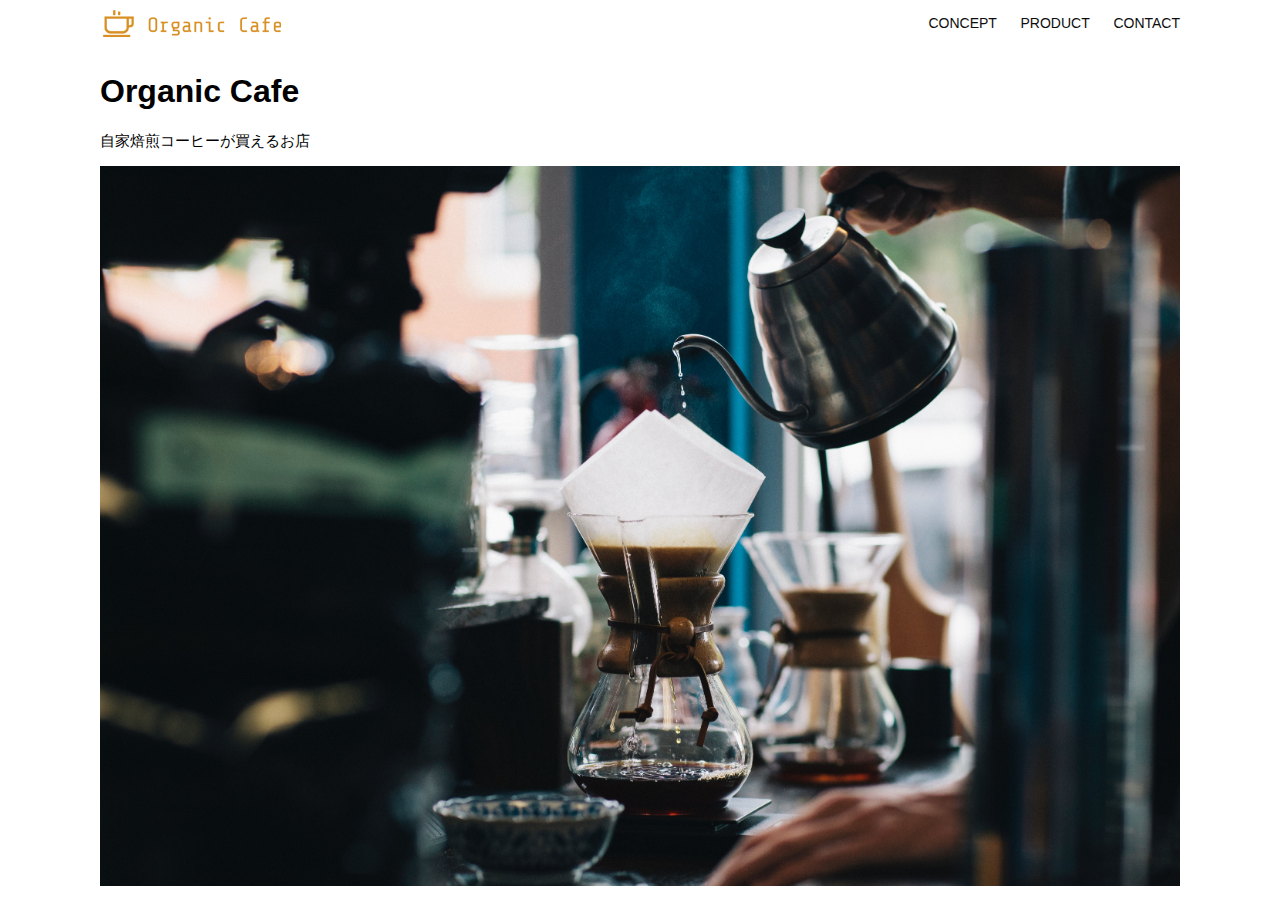
<file: html-css-kadai_013/index.html>
<!DOCTYPE html>
<html>
  <head>
    <title>Organic Cafe</title>
    <meta charset="UTF-8" />
    <meta name="description" content="自家焙煎のコーヒーがお家で楽しめるOrganic Cafe"/>
    <meta name="viewport" content="width=device-width, initial-scale=1.0" />
    <link rel="stylesheet" href="./style.css" />
  </head>
  <body>
    <!-- ヘッダー -->
    <header>
      <!-- ロゴ -->
      <a href="index.html" id="logo"><img src="images/logo.png" alt="トップページに戻る"/></a>

      <!-- PC用ナビゲーション -->
      <nav id="nav-pc">
        <a href="index.html#concept">CONCEPT</a>
        <a href="index.html#product">PRODUCT</a>
        <a href="index.html#contact">CONTACT</a>
      </nav>
      <!--スマホ用メニューボタン-->
      <img id="menu-sp" src="images/button-menu.png" alt="ナビゲーションを開く" onclick="document.getElementById('nav-sp').style.display = 'block'">
      <!-- スマホ用ナビゲーション -->
     <nav id="nav-sp">
      <ul>
        <li>
          <img id="close" src="images/button-close.png" alt="ナビゲーションを閉じる" onclick="document.getElementById('nav-sp').style.display = 'none'">
        </li>
        <li>
          <a id="logo-sp" href="index.html" onclick="document.getElementById('nav-sp').style.display = 'none'">
            <img src="images/logo-sp.png" alt="トップページに戻る">
          </a>
        </li>
        <li>
          <a class="menu" href="index.html#concept" onclick="document.getElementById('nav-sp').style.display = 'none'">CONCEPT</a>
        </li>
        <li>
          <a class="menu" href="index.html#product" onclick="document.getElementById('nav-sp').style.display = 'none'">PRODUCT</a>
        </li>
        <li><a class="menu" href="index.html#contact" onclick="document.getElementById('nav-sp').style.display = 'none'">CONTACT</a>
        </li>
      </ul>
    </nav>
    </header>
    <main>
      <article>
        <!-- メインビジュアル -->
        <section id="main-visual">
          <div id="main-message">
            <h1>Organic Cafe</h1>
            <p>自家焙煎コーヒーが買えるお店</p>
          </div>
          <img src="images/main-image.jpg" alt="コーヒーをハンドドリップで淹れる画像"/>
        </section>
      </article>
    </main>
  </body>
</html>
</file>
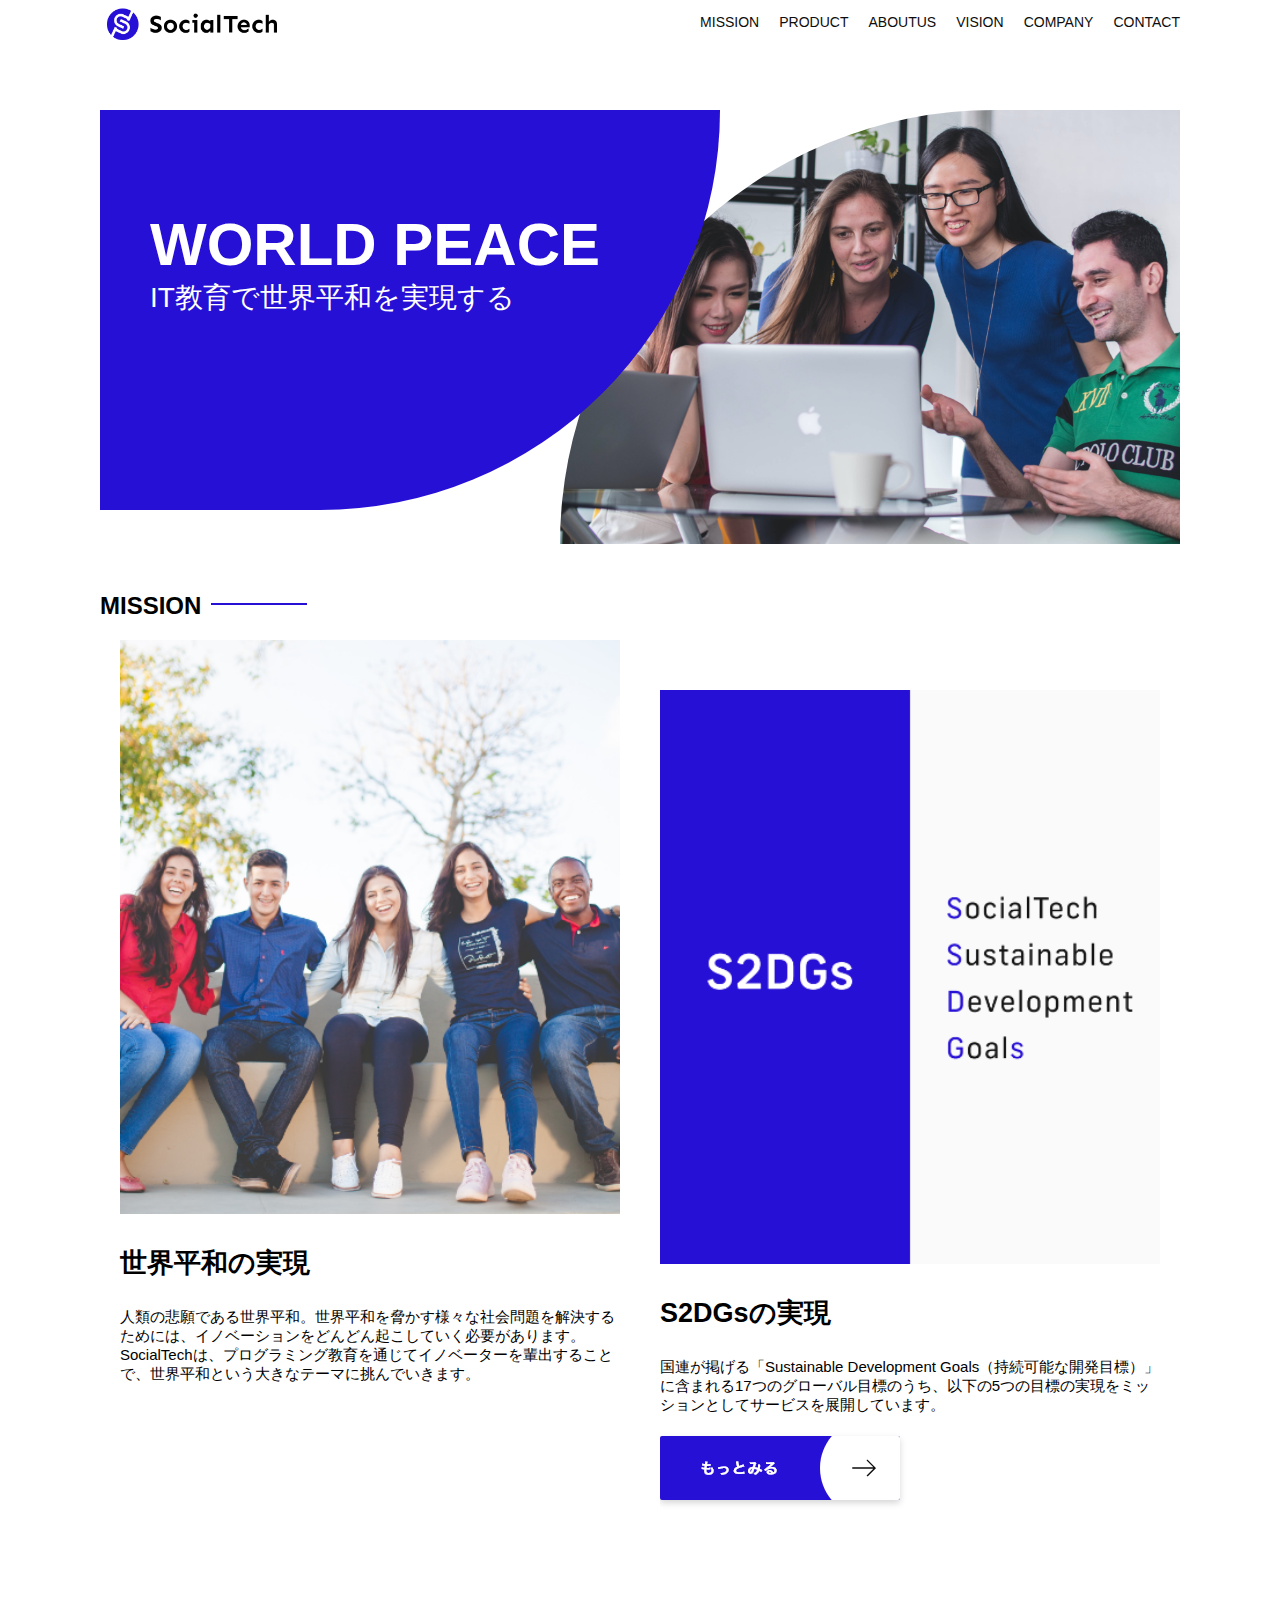
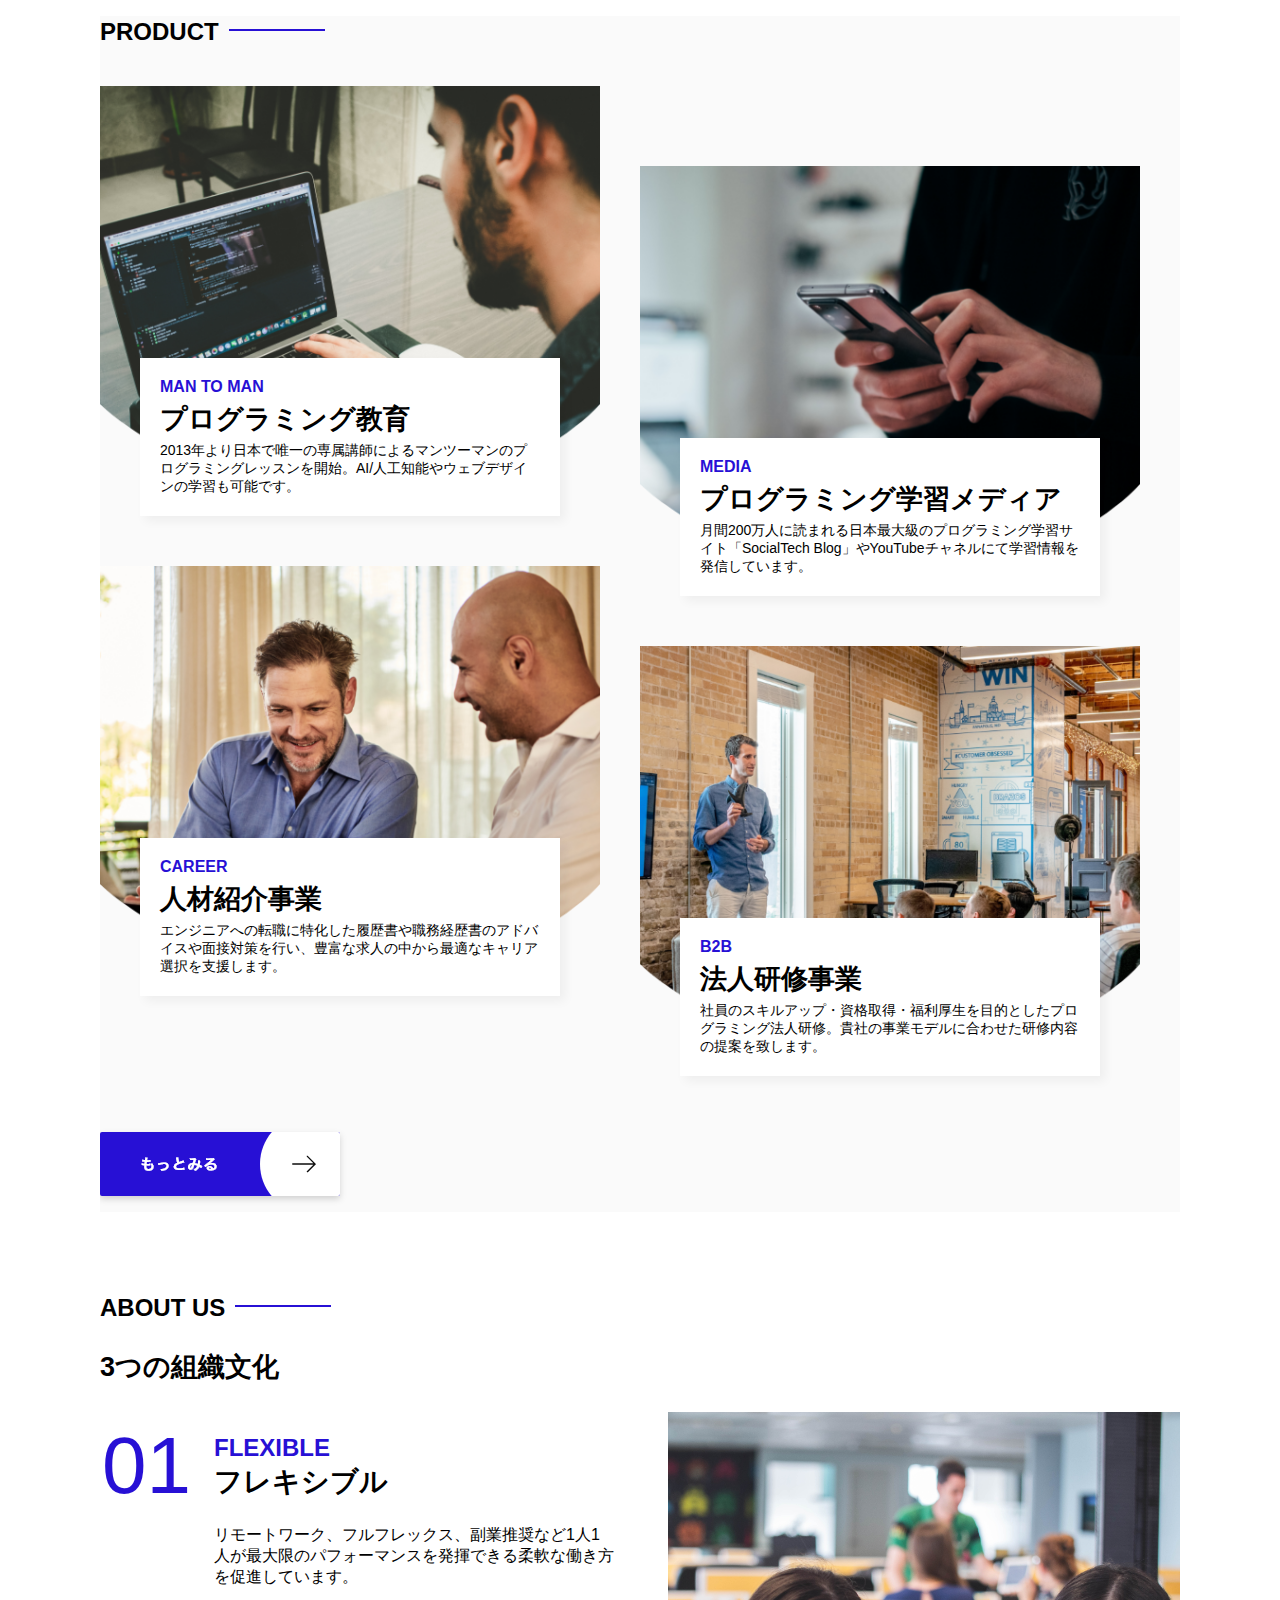
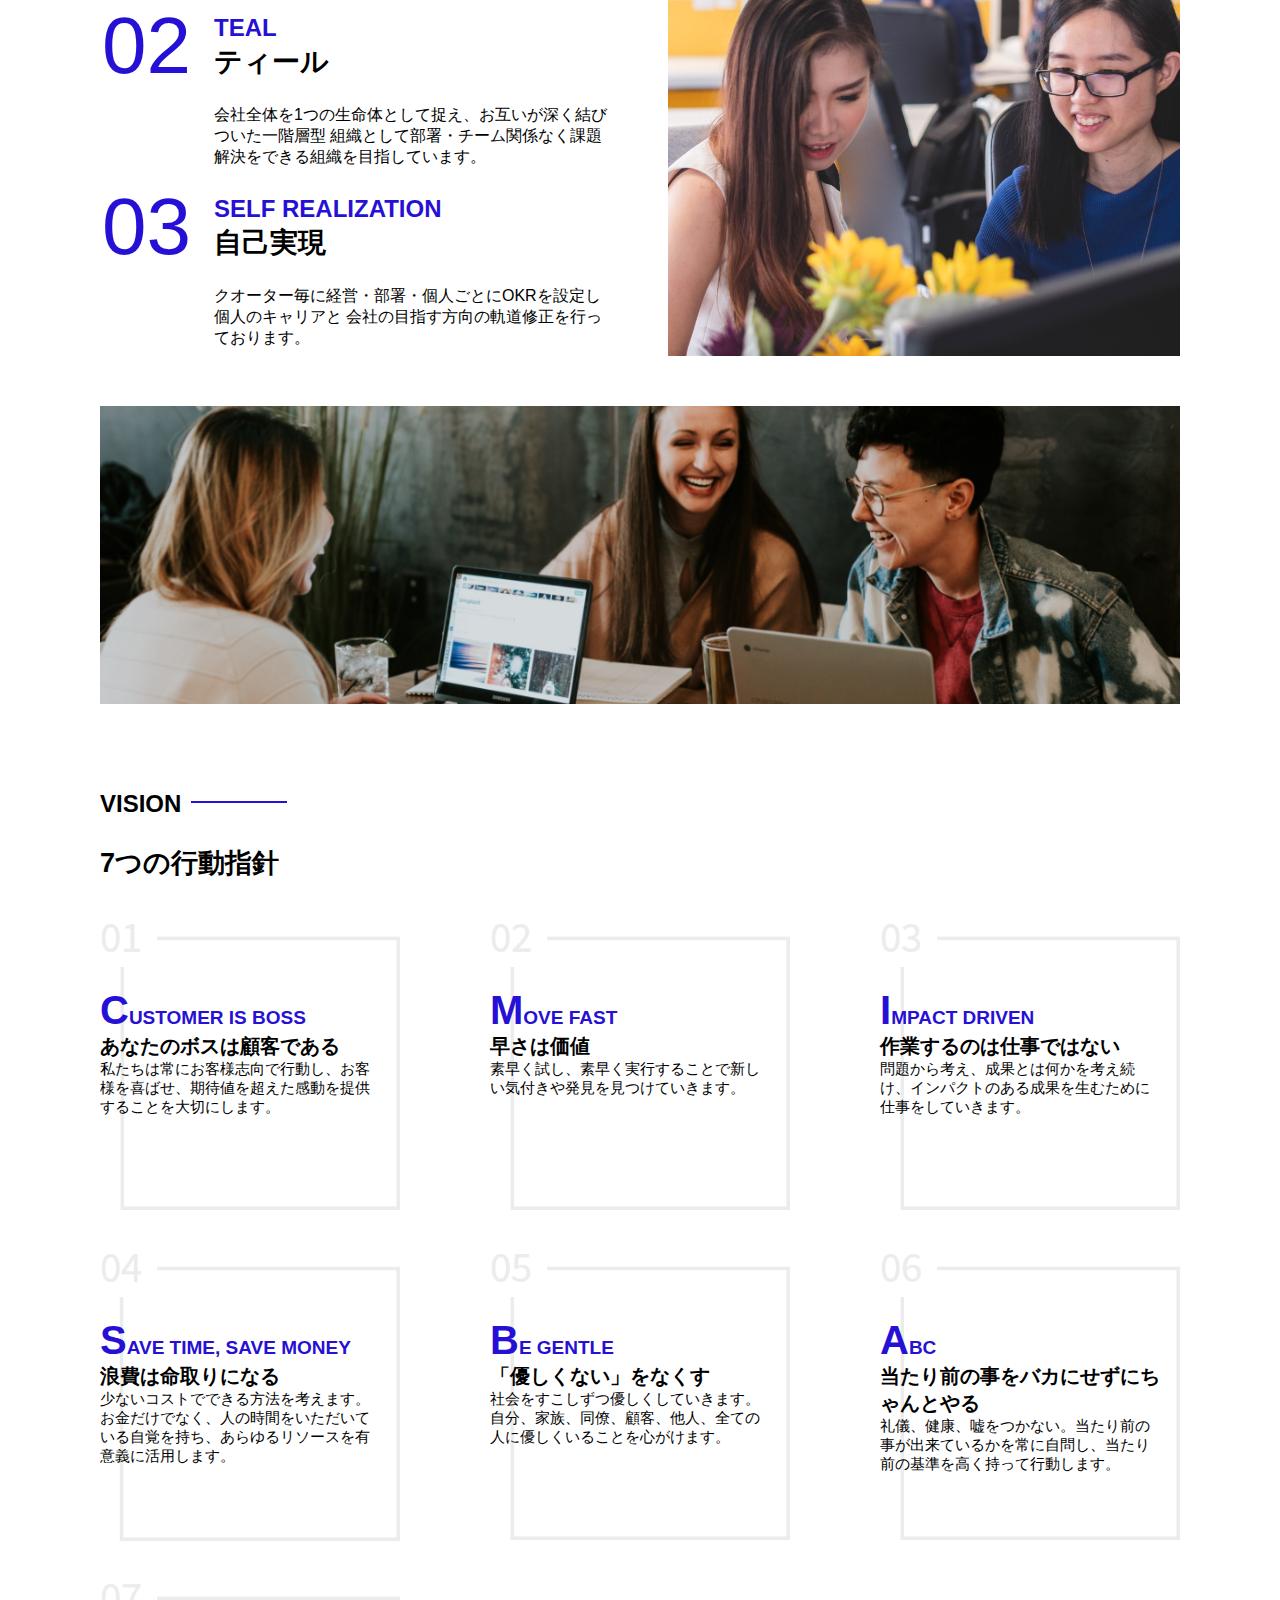
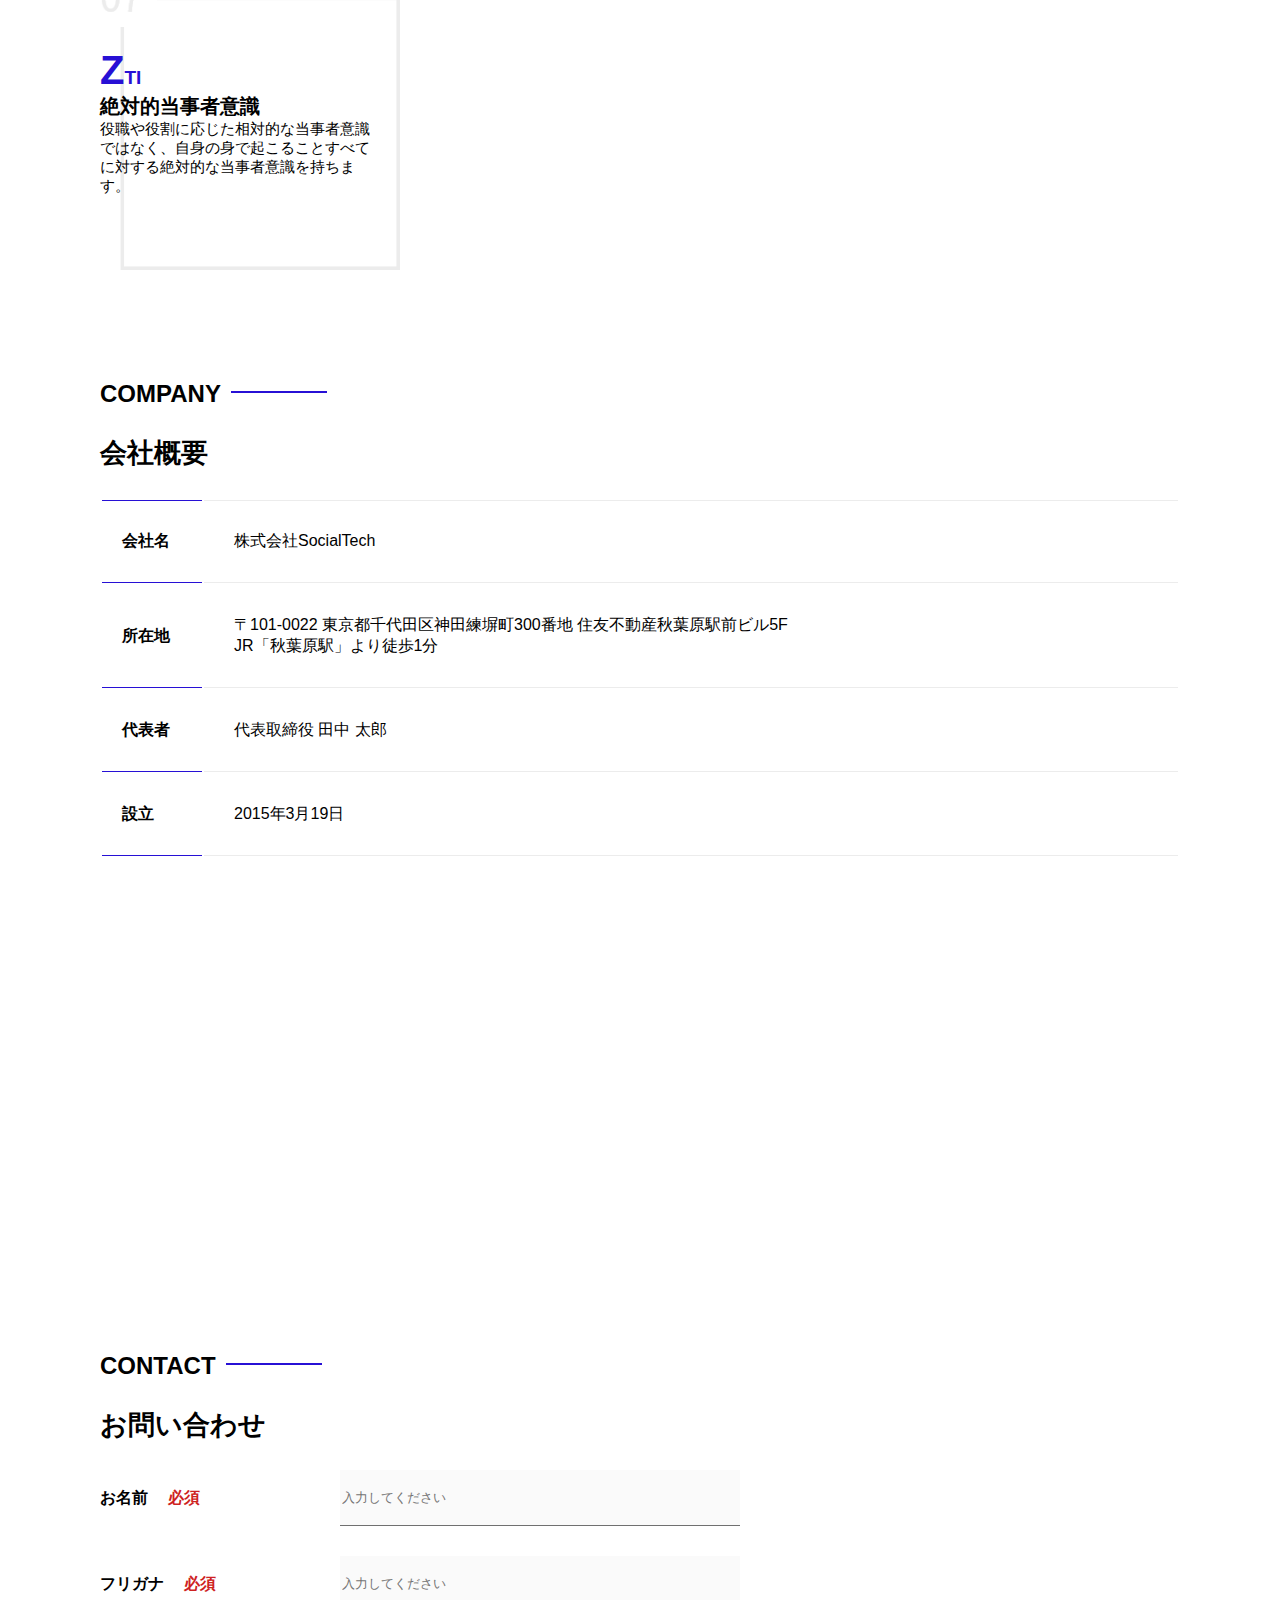
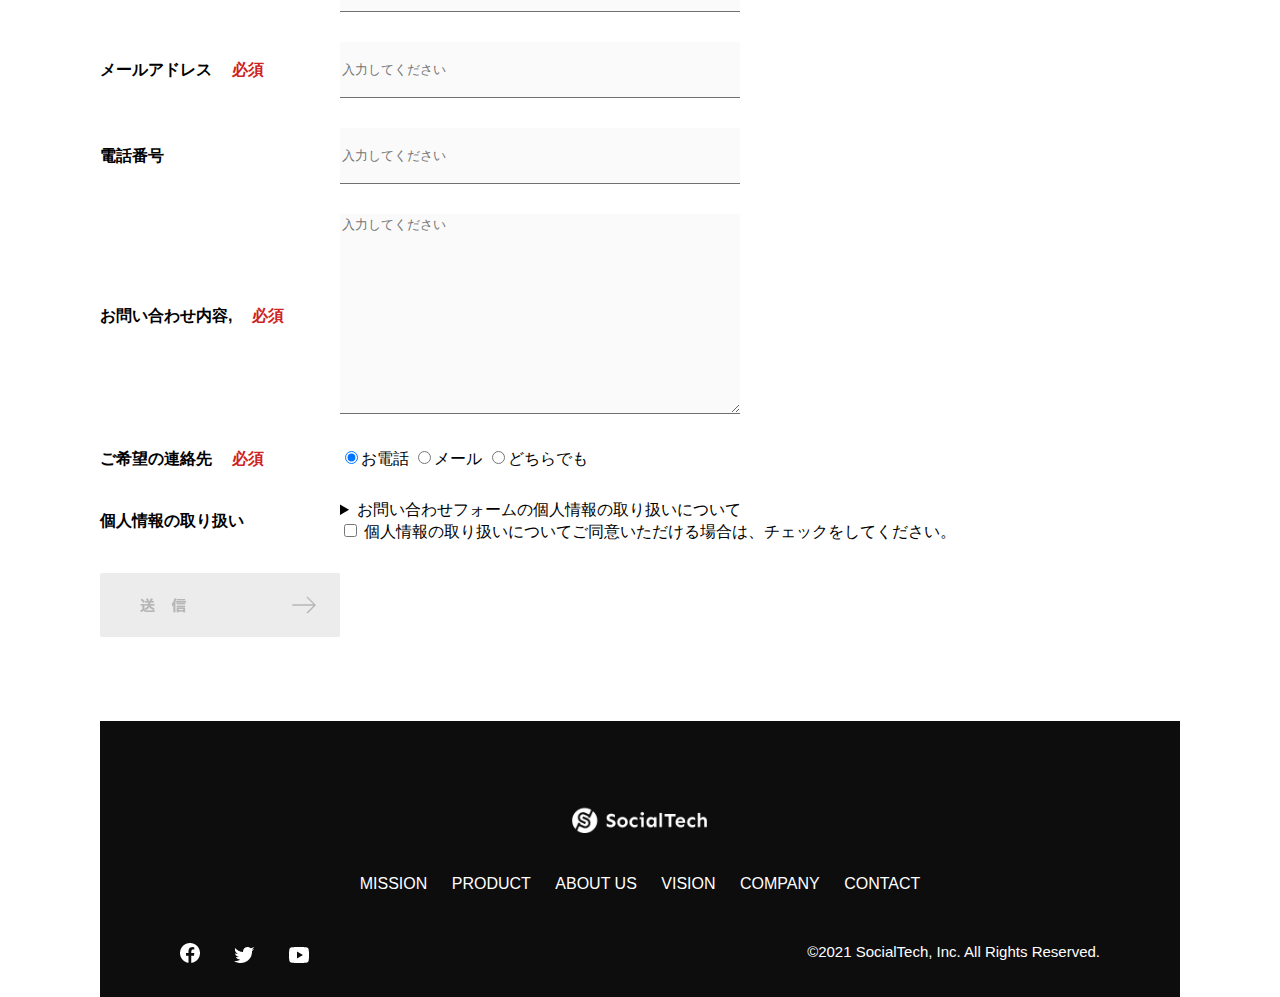
<file: kadai_tutorial_output/index.html>
<!DOCTYPE html>
<html>
<head>
    <title>SocialTech</title>
    <meta charset="utf-8">
    <meta name="description" content="SocialTechはEdTech業界のリーディングカンパニーを目指します。">
    <meta name="viewport" content="width=device-width, intial-scale=1.0">
    <link rel="stylesheet" href="style.css">
</head>
<body>
    <!--ヘッダー-->

    <header>
        <!--ロゴ-->
        <a href="index.html" id="logo">
            <img src="images/logo.png" alt="トップページに戻る"></a>

        <!--PC用ナビゲーション-->
        <nav id="nav-pc">
            <ul>
            <li><a href="mission.html">MISSION</a></li>
            <li><a href="product.html">PRODUCT</a></li>
            <li><a href="index.html#aboutus">ABOUTUS</a></li>
            <li><a href="index.html#vision">VISION</a></li>
            <li><a href="index.html#company">COMPANY</a></li>
            <li><a href="index.html#contact">CONTACT</a></li>
            </ul>
            <!--以下の場所までスクロールされる-->
            <section id="aboutus">
            </section>
        </nav>
         <!-- スマホ用メニューボタン -->
         <button id="menu-sp" onclick="document.getElementById('nav-sp').style.display = 'block'">
          <img src="images/button-menu.png" alt="ナビゲーションを開く">
        </button>
         <!-- スマホ用ナビゲーション -->
         <div id="nav-sp">
          <button id="close" onclick="document.getElementById('nav-sp').style.display = 'none'">
            <img src="images/button-close.png" alt="ナビゲーションを閉じる">
          </button>
  
          <nav>
            <ul>
              <li>
                <a id="logo-sp" href="index.html" onclick="document.getElementById('nav-sp').style.display = 'none'"><img src="images/logo-sp.png" alt="トップページに戻る"></a>
              </li>
              <li><a class="menu" href="mission.html" onclick="document.getElementById('nav-sp').style.display = 'none'">MISSION</a></li>
              <li><a class="menu" href="product.html" onclick="document.getElementById('nav-sp').style.display = 'none'">PRODUCT</a></li>
              <li><a class="menu" href="index.html#aboutus" onclick="document.getElementById('nav-sp').style.display = 'none'">ABOUT US</a></li>
              <li><a class="menu" href="index.html#vision" onclick="document.getElementById('nav-sp').style.display = 'none'">VISION</a></li>
              <li><a class="menu" href="index.html#company" onclick="document.getElementById('nav-sp').style.display = 'none'">COMPANY</a></li>
              <li><a class="menu" href="index.html#contact" onclick="document.getElementById('nav-sp').style.display = 'none'">CONTACT</a></li>
            </ul>
          </nav>
          <div id="sns">
            <a href="https://www.facebook.com/sejuku2013">
              <img src="images/button-facebook.png" alt="Facebookのリンク">
            </a>
            <a href="https://twitter.com/samuraijuku">
              <img src="images/button-twitter.png" alt="Twitterのリンク">
            </a>
            <a href="https://www.youtube.com/channel/UCCFOQO5aDK0xXam4cUQXT8g">
              <img src="images/button-youtube.png" alt="YouTubeのリンク">
            </a>
          </div>
        </div>

    </header>
    <main>
        <article>
            <!--メインビジュアル-->
            <section id="main-visual">
                <div id="main-message">
                    <h1>WORLD PEACE</h1>
                    <p>IT教育で世界平和を実現する</p>
                </div>
                <img src="images/index/index-main.png" alt="PCの周りに集まる多国籍の仲間たち">
            </section>
            <!--ミッション-->
            <section id="mission">
                <h2 class="index-h2">MISSION</h2>
                <div id="mission-flex">
                    <div>
                        <img id="mission-photo" src="images/index/index-mission.png" alt="屋外のベンチで写真を撮影する多国籍の仲間たち">
                        <h3>世界平和の実現</h3>
                        <p>
                            人類の悲願である世界平和。世界平和を脅かす様々な社会問題を解決するためには、イノベーションをどんどん起こしていく必要があります。<br> SocialTechは、プログラミング教育を通じてイノベーターを輩出することで、世界平和という大きなテーマに挑んでいきます。
                        </p>
                    </div>
                    <div>
                        <img id="s2dgs" src="images/index/s2dgs.png" alt="S2DGs">
                        <h3>S2DGsの実現</h3>
                        <p>国連が掲げる「Sustainable Development Goals（持続可能な開発目標）」に含まれる17つのグローバル目標のうち、以下の5つの目標の実現をミッションとしてサービスを展開しています。</p>
                        <a href="mission.html">
                            <img src="images/button-more.png" alt="もっとみる">
                        </a>
                    </div>
                </div>
            </section>
            <!--プロダクト-->
            <section id="product">
                <h2 class="index-h2">PRODUCT</h2>
                <div class="product-flex">
                    <div id="product-left">
                        <div>
                            <img class="product-photo" src="images/index/index-mantoman.png" alt="PCでコードを書く男性">
                            <div class="product-explain">
                                <span>MAN TO MAN</span>
                                <h3>プログラミング教育</h3>
                                <p>2013年より日本で唯一の専属講師によるマンツーマンのプログラミングレッスンを開始。AI/人工知能やウェブデザインの学習も可能です。</p>
                            </div>
                        </div>
                        <div>
                            <img class="product-photo" src="images/index/index-career.png" alt="笑顔で話し合う2人の男性">
                            <div class="product-explain">
                                <span>CAREER</span>
                                <h3>人材紹介事業</h3>
                                <p>エンジニアへの転職に特化した履歴書や職務経歴書のアドバイスや面接対策を行い、豊富な求人の中から最適なキャリア選択を支援します。</p>
                            </div>
                        </div>
                    </div>
                    <div id="product-right">
                        <div>
                            <img class="product-photo" src="images/index/index-media.png" alt="スマートフォンを操作する人">
                            <div class="product-explain">
                                <span>MEDIA</span>
                                <h3>プログラミング学習メディア</h3>
                                <p>月間200万人に読まれる日本最大級のプログラミング学習サイト「SocialTech Blog」やYouTubeチャネルにて学習情報を発信しています。</p> 
                            </div>
                        </div>
                        <div>
                            <img class="product-photo" src="images/index/index-b2b.png" alt="講演中の男性とそれを聞く人々">
                            <div class="product-explain">
                                <span>B2B</span>
                                <h3>法人研修事業</h3>
                                <p>社員のスキルアップ・資格取得・福利厚生を目的としたプログラミング法人研修。貴社の事業モデルに合わせた研修内容の提案を致します。</p>
                            </div>
                        </div>
                    </div>
                </div>
                <div>
                    <a id="product-more" href="product.html">
                        <img src="images/button-more.png" alt="もっとみる">
                    </a>
                </div>
            </section>
            <!--ABOUT US-->
            <section id="aboutus">
                <h2 class="index-h2">ABOUT US</h2>
                <h3>3つの組織文化</h3>
                <div>
                    <table class="culture-table">
                        <tr>
                            <td class="culture-num">01</td>
                            <th><span class="culture-en">FLEXIBLE</span><br>フレキシブル</th>
                        </tr>
                        <tr>
                            <td>
                                <!--空のセル-->
                            </td>
                            <td class="culture-description">リモートワーク、フルフレックス、副業推奨など1人1人が最大限のパフォーマンスを発揮できる柔軟な働き方を促進しています。</td>
                        </tr>
                        <tr>
                            <td class="culture-num">02</td>
                            <th><span class="culture-en">TEAL</span><br>ティール</th>
                            </tr>
                            <tr>
                                <td>
                                <!--空のセル-->
                                </td>
                            <td class="culture-description">会社全体を1つの生命体として捉え、お互いが深く結びついた一階層型 組織として部署・チーム関係なく課題解決をできる組織を目指しています。</td>
                        </tr>
                        <tr>
                            <td class="culture-num">03</td>
                            <th><span class="culture-en">SELF REALIZATION</span><br>自己実現</th>
                        </tr>
                        <tr>
                            <td>
                                <!--空のセル-->
                            </td>
                            <td class="culture-description">クオーター毎に経営・部署・個人ごとにOKRを設定し個人のキャリアと 会社の目指す方向の軌道修正を行っております。</td>
                        </tr>
                    </table>
                   <img class="culture-img" src="images/index/index-aboutus1.png" alt="笑顔で話し合う2人の女性">
                </div>
                <img class="culture-img2" src="images/index/index-aboutus2.png" alt="笑顔で話し合う3人の男女">
            </section>
            <!--VISION-->
            <section id="vision">
            <h2 class="index-h2">VISION</h2>
            <h3>7つの行動指針</h3>
            <div>
                    <div class="vision-box">
                        <img src="images/index/vision-01.png" alt="01">
                        <div>
                        <h4>CUSTOMER IS BOSS</h4>
                        <h5>あなたのボスは顧客である</h5>
                        <p>私たちは常にお客様志向で行動し、お客様を喜ばせ、期待値を超えた感動を提供することを大切にします。</p>
                        </div>
                    </div>
                <div class="vision-box">
                    <img src="images/index/vision-02.png" alt="02">
                    <div>
                        <h4>MOVE FAST</h4>
                        <h5>早さは価値</h5>
                        <p>素早く試し、素早く実行することで新しい気付きや発見を見つけていきます。</p>
                    </div>
                </div>
                <div class="vision-box">
                    <img src="images/index/vision-03.png" alt="03">
                    <div>
                        <h4>IMPACT DRIVEN</h4>
                        <h5>作業するのは仕事ではない</h5>
                        <p>問題から考え、成果とは何かを考え続け、インパクトのある成果を生むために仕事をしていきます。</p>
                    </div>
                </div>
                <div class="vision-box">
                    <img src="images/index/vision-04.png" alt="04">
                    <div>
                        <h4>SAVE TIME, SAVE MONEY</h4>
                        <h5>浪費は命取りになる</h5>
                        <p>少ないコストでできる方法を考えます。お金だけでなく、人の時間をいただいている自覚を持ち、あらゆるリソースを有意義に活用します。</p>
                    </div>
                </div>
                <div class="vision-box">
                    <img src="images/index/vision-05.png" alt="05">
                    <div>
                        <h4>BE GENTLE</h4>
                        <h5>「優しくない」をなくす</h5>
                        <p>社会をすこしずつ優しくしていきます。自分、家族、同僚、顧客、他人、全ての人に優しくいることを心がけます。</p>
                    </div>
                </div>
                <div class="vision-box">
                    <img src="images/index/vision-06.png" alt="06">
                    <div>
                        <h4>ABC</h4>
                        <h5>当たり前の事をバカにせずにちゃんとやる</h5>
                        <p>礼儀、健康、嘘をつかない。当たり前の事が出来ているかを常に自問し、当たり前の基準を高く持って行動します。</p>
                    </div>
                </div>
                <div class="vision-box">
                    <img src="images/index/vision-07.png" alt="07">
                    <div>
                        <h4>ZTI</h4>
                        <h5>絶対的当事者意識</h5>
                        <p>役職や役割に応じた相対的な当事者意識ではなく、自身の身で起こることすべてに対する絶対的な当事者意識を持ちます。</p>
                    </div>
                </div>
            </div>
            </section>
            <!--COMPANY-->
            <section id="company">
                <h2 class="index-h2">COMPANY</h2>
                <h3>会社概要</h3>
                <table id="company-table">
                    <tr>
                      <th class="tableheader tableheader-first">会社名</th>
                      <td class="cell cell-first">株式会社SocialTech</td>
                    </tr>
                    <tr>
                      <th class="tableheader">所在地</th>
                      <td class="cell">〒101-0022 東京都千代田区神田練塀町300番地 住友不動産秋葉原駅前ビル5F<br>JR「秋葉原駅」より徒歩1分</td>
                    </tr>
                    <tr>
                      <th class="tableheader">代表者</th>
                      <td class="cell">代表取締役 田中 太郎</td>
                    </tr>
                    <tr>
                      <th class="tableheader">設立</th>
                      <td class="cell">2015年3月19日</td>
                    </tr>
                  </table>
    <iframe 
  src="https://www.google.com/maps/embed?pb=!1m18!1m12!1m3!1d3240.0688551336807!2d139.7720776771055!3d35.69992317258124!2m3!1f0!2f0!3f0!3m2!1i1024!2i768!4f13.1!3m3!1m2!1s0x60188fee13660e23%3A0x77137876edf742ac!2z5L2P5Y-L5LiN5YuV55Sj56eL6JGJ5Y6f6aeF5YmN44OT44Or!5e0!3m2!1sja!2sjp!4v1704858013291!5m2!1sja!2sjp" 
  style="border: 0" allowfullscreen="" loading="lazy">
    </iframe>                
            </section>
            <!--お問い合わせフォーム-->
            <section id="contact">
                <h2 class="index-h2">CONTACT</h2>
                <h3>お問い合わせ</h3>
                <form>
                    <div>
                        <div class="contact-heading">
                          <label class="contact-label">お名前<span class="contact-span">必須</span></label>
                        </div>
                        <div>
                          <input type="text" name="name" placeholder="入力してください" class="contact-textbox">
                        </div>
                      </div>
                      <div>
                        <div class="contact-heading">
                          <label class="contact-label">フリガナ<span class="contact-span">必須</span></label>
                        </div>
                        <div>
                          <input type="text" name="hurigana" placeholder="入力してください" class="contact-textbox">
                        </div>
                      </div>
                      <div>
                        <div class="contact-heading">
                          <label class="contact-label">メールアドレス<span class="contact-span">必須</span></label>
                        </div>
                        <div>
                          <input type="text" name="email" placeholder="入力してください" class="contact-textbox">
                        </div>
                      </div>
                      <div>
                        <div class="contact-heading">
                          <label class="contact-label">電話番号</label>
                        </div>
                        <div>
                          <input type="text" name="tel" placeholder="入力してください" class="contact-textbox">
                        </div>
                      </div>
                      <div>
                        <div class="contact-heading">
                            <label class="contact-label">お問い合わせ内容,<span class="contact-span">必須</span></label>
                        </div>
                        <div>
                            <textarea class="contact-textarea" placeholder="入力してください" name="message"></textarea>
                        </div>
                      </div>
                      <div>
                        <div class="contact-heading">
                          <label class="contact-label">ご希望の連絡先<span class="contact-span">必須</span></label>
                        </div>
                        <div>
                          <input class="radiobutton" type="radio" value="tel" name="contact" checked><label>お電話</label>
                          <input class="radiobutton" type="radio" value="mail" name="contact"><label>メール</label>
                          <input class="radiobutton" type="radio" value="both" name="contact"><label>どちらでも</label>
                        </div>
                      </div>
                      <div>
                        <div class="contact-heading">
                          <label class="contact-label">個人情報の取り扱い</label>
                        </div>
                        <div>
                          <details>
                            <summary>お問い合わせフォームの個人情報の取り扱いについて</summary>
                            <div>
                              <dl>
                                <dt>１．組織の名称又は氏名</dt>
                                <dd>株式会社SocialTech</dd>
                                <dt>２．個人情報保護管理者（若しくはその代理人）の氏名又は職名、所属及び連絡先</dt>
                                <dd>
                                  <p>鈴木 一郎 コーポレート部</p>
                                  <p>メールアドレス：samurai@example.com</p>
                                  <p>TEL：03-1234-5678</p>
                                </dd>
                                <dt>３．個人情報の利用目的</dt>
                                <dd>
                                  <ul>
                                    <li>本サービス及び本サービスに関連する情報の提供又はそれらに関する連絡のため</li>
                                    <li>ユーザーの本人確認のため</li>
                                    <li>当社サービスのご案内のため</li>
                                    <li>当社の商品等の広告または宣伝（電子メールによるものを含むものとします。）</li>
                                  </ul>
                                </dd>
                                <dt>４．個人情報の取り扱い業務の委託</dt>
                                <dd>個人情報の取扱業務の全部または一部を外部に業務委託する場合があります。その際、弊社は、個人情報を適切に保護できる管理体制を敷き実行していることを条件として委託先を厳選したうえで、機密保持契約を委託先と締結し、お客様の個人情報を厳密に管理させます。</dd>
                                <dt>５．個人情報の開示等の請求</dt>
                                <dd>
                                  お客様は、弊社に対してご自身の個人情報の開示等（利用目的の通知、開示、内容の訂正・追加・削除、利用の停止または消去、第三者への提供の停止）に関して、当社問合わせ窓口に申し出ることができます。<br>
                                  その際、弊社はお客様ご本人を確認させていただいたうえで、合理的な期間内に対応いたします。<br>
                                  なお、個人情報に関する弊社問合わせ先は、次の通りです。
                                </dd>
                                <dd>
                                  <p>株式会社SocialTech　個人情報問合せ窓口</p>
                                  <p>〒150-0043　東京都千代田区神田練塀町300番地 住友不動産秋葉原駅前ビル5F</p>
                                  <p>メールアドレス：samurai@example.com　TEL：03-1234-5678</p>
                                </dd>

                                <dt>６．個人情報を提供されることの任意性について</dt>
                                <dd>お客様がご自身の個人情報を弊社に提供されるか否かは、お客様のご判断によりますが、もしご提供されない場合には、適切なサービスが提供できない場合がありますので予めご了承ください。</dd>
                              </dl>
                            </div>
                          </details>
                          <input type="checkbox" name="agree">
                          <span>個人情報の取り扱いについてご同意いただける場合は、チェックをしてください。</span>
                        </div>
                      </div>
                      <input type="image" src="images/button-submit.png" alt="送信する">
          
                </form>
            </section>
        </article>
    </main>

        <footer>
            <div id="footer-logo">
                <img src="images/logo-sp.png" alt="SocialTech">
            </div>
            <div id="footer-link">
                <a href="mission.html">MISSION</a>
                <a href="product.html">PRODUCT</a>
                <a href="index.html#aboutus">ABOUT US</a>
                <a href="index.html#vision">VISION</a>
                <a href="index.html#company">COMPANY</a>
                <a href="index.html#contact">CONTACT</a>
              </div>
              <div id="sns-footer">
                <div class="sns-btns">
                  <a href="https://www.facebook.com/sejuku2013"><img src="images/button-facebook.png" alt="Facebookのリンク"></a>
                  <a href="https://twitter.com/samuraijuku"><img src="images/button-twitter.png" alt="Twitterのリンク"></a>
                  <a href="https://www.youtube.com/channel/UCCFOQO5aDK0xXam4cUQXT8g"><img src="images/button-youtube.png" alt="YouTubeのリンク"></a>
                </div>
                <p id="copyright">&copy;2021 SocialTech, Inc. All Rights Reserved.</p>
              </div>
        </footer>
</body>
</html>
</file>
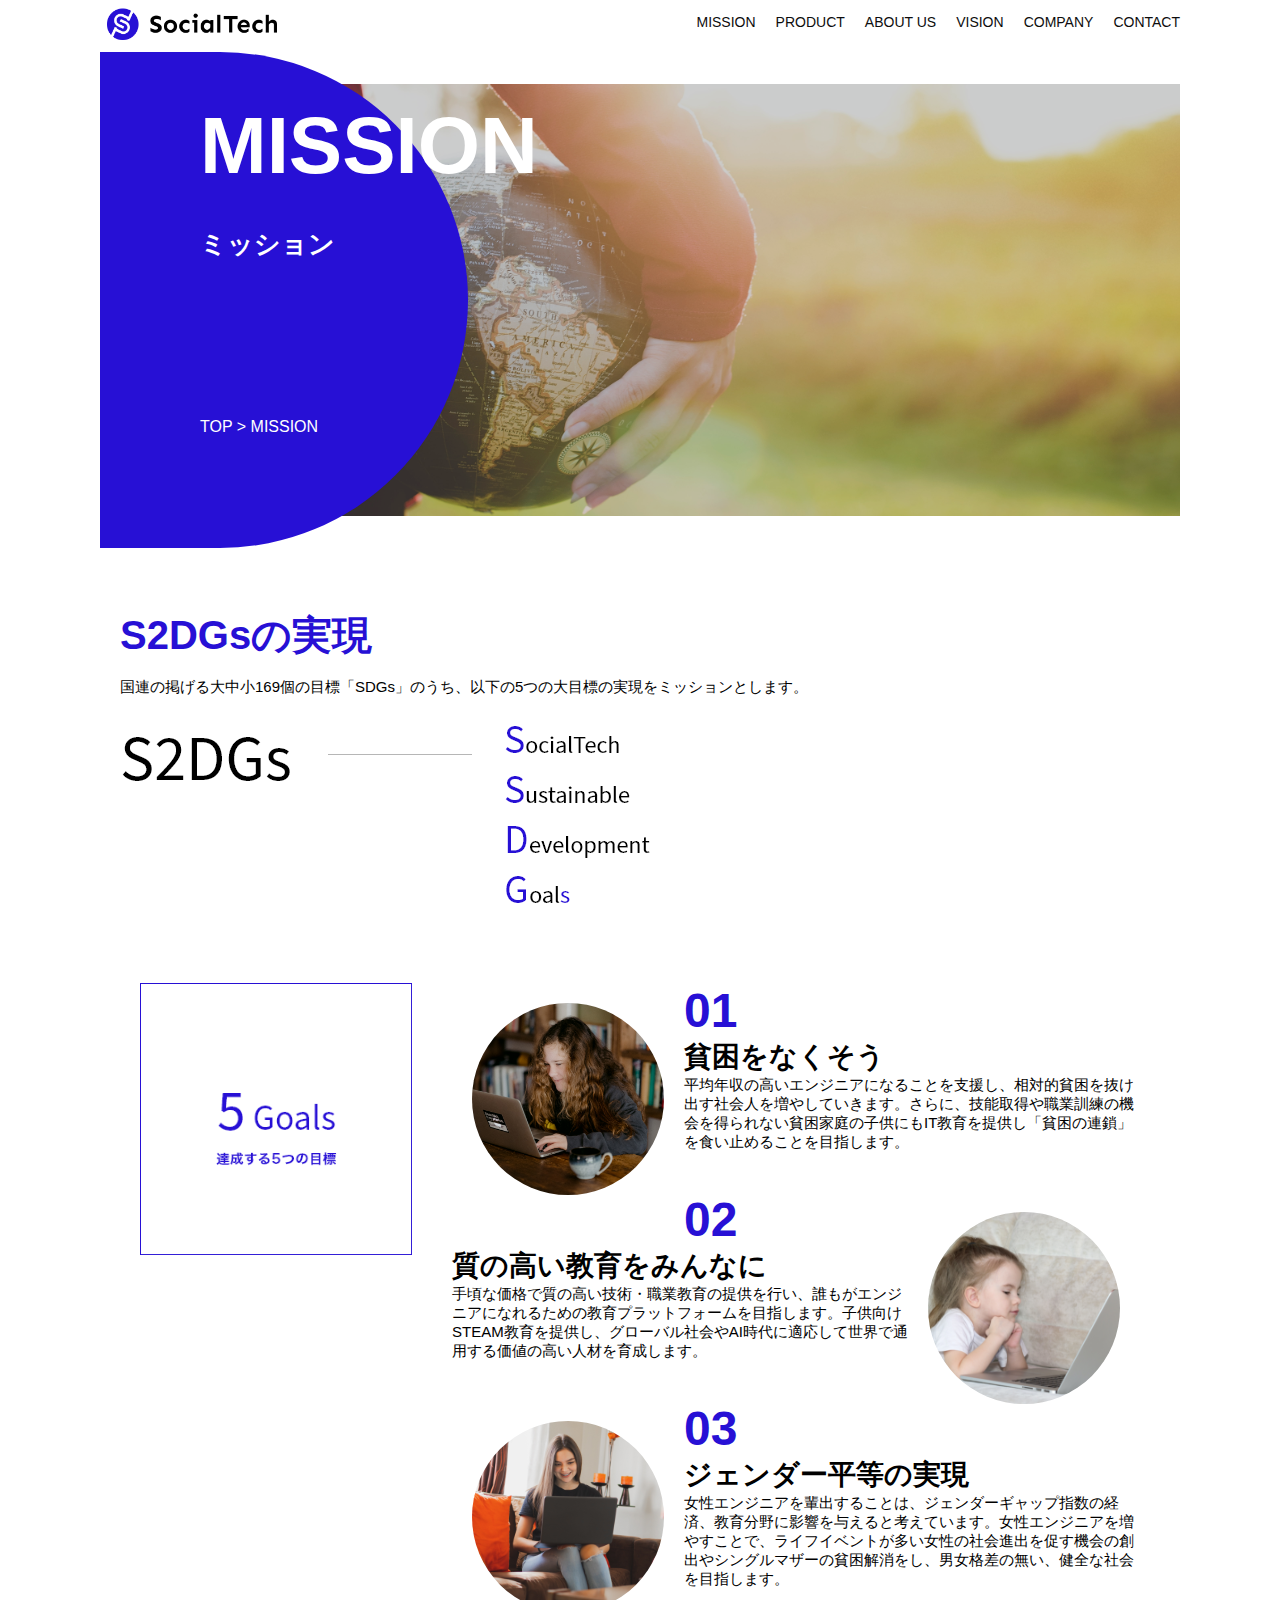
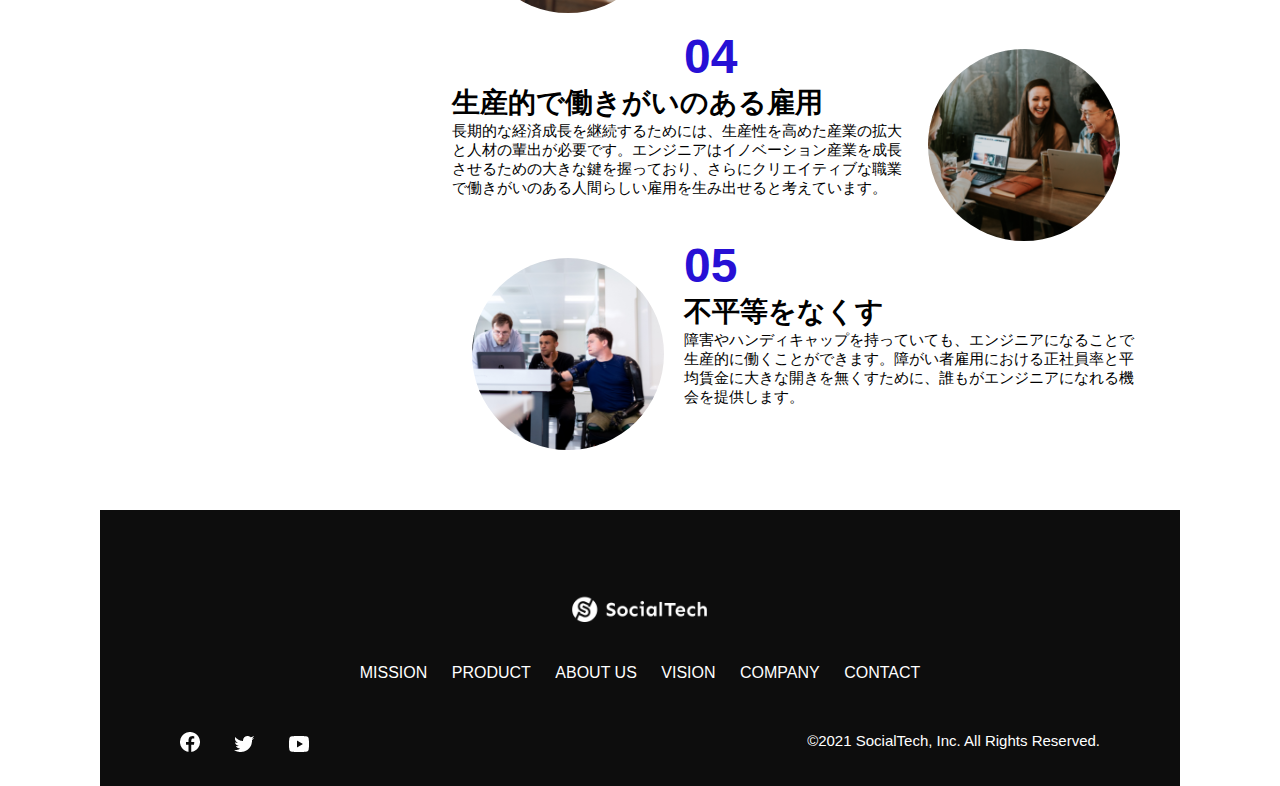
<file: kadai_tutorial_output/mission.html>
<!DOCTYPE html>
  <html>
    <head>
      <title>SocialTech - MISSION ミッション -</title>
      <meta charset="utf-8">
      <meta name="description" content="SocialTechが目指す5つの目標(S2DGs）を紹介します">
      <meta name="viewport" content="width=device-width, initial-scale=1.0">
      <link rel="stylesheet" href="style.css">
    </head>
  
    <body>
      <!-- ヘッダー -->
      <header>
        <!-- ロゴ -->
        <a href="index.html" id="logo">
          <img src="images/logo.png" alt="トップページに戻る">
        </a>
  
        <!-- PC用ナビゲーション -->
        <nav id="nav-pc">
          <ul>
            <li><a href="mission.html">MISSION</a></li>
            <li><a href="product.html">PRODUCT</a></li>
            <li><a href="index.html#aboutus">ABOUT US</a></li>
            <li><a href="index.html#vision">VISION</a></li>
            <li><a href="index.html#company">COMPANY</a></li>
            <li><a href="index.html#contact">CONTACT</a></li>
          </ul>
        </nav>
  
        <!-- スマホ用メニューボタン -->
        <button id="menu-sp" onclick="document.getElementById('nav-sp').style.display = 'block'">
          <img src="images/button-menu.png" alt="ナビゲーションを開く">
        </button>
  
        <!-- スマホ用ナビゲーション -->
        <div id="nav-sp">
          <button id="close" onclick="document.getElementById('nav-sp').style.display = 'none'">
            <img src="images/button-close.png" alt="ナビゲーションを閉じる">
          </button>
  
          <nav>
            <ul>
              <li>
                <a id="logo-sp" href="index.html" onclick="document.getElementById('nav-sp').style.display = 'none'"><img src="images/logo-sp.png" alt="トップページに戻る"></a>
              </li>
              <li><a class="menu" href="mission.html" onclick="document.getElementById('nav-sp').style.display = 'none'">MISSION</a></li>
              <li><a class="menu" href="product.html" onclick="document.getElementById('nav-sp').style.display = 'none'">PRODUCT</a></li>
              <li><a class="menu" href="index.html#aboutus" onclick="document.getElementById('nav-sp').style.display = 'none'">ABOUT US</a></li>
              <li><a class="menu" href="index.html#vision" onclick="document.getElementById('nav-sp').style.display = 'none'">VISION</a></li>
              <li><a class="menu" href="index.html#company" onclick="document.getElementById('nav-sp').style.display = 'none'">COMPANY</a></li>
              <li><a class="menu" href="index.html#contact" onclick="document.getElementById('nav-sp').style.display = 'none'">CONTACT</a></li>
            </ul>
          </nav>
          <div id="sns">
            <a href="https://www.facebook.com/sejuku2013">
              <img src="images/button-facebook.png" alt="Facebookのリンク">
            </a>
            <a href="https://twitter.com/samuraijuku">
              <img src="images/button-twitter.png" alt="Twitterのリンク">
            </a>
            <a href="https://www.youtube.com/channel/UCCFOQO5aDK0xXam4cUQXT8g">
              <img src="images/button-youtube.png" alt="YouTubeのリンク">
            </a>
          </div>
        </div>
      </header>
  
      <main>
        <article>
          <section id="mission-main">
            <div class="mission-main-inner">
              <div id="mission-title">
                <h1>MISSION<br><span>ミッション</span></h1>
                <p>TOP > MISSION</p>
              </div>
            </div>
          </section>

          <section id="mission-s2dgs">
            <h2 class="mission-h2">S2DGsの実現</h2>
            <p>国連の掲げる大中小169個の目標「SDGs」のうち、以下の5つの大目標の実現をミッションとします。</p>
            <img src="images/mission/mission-s2dgs.png" alt="S2DGs">
          </section>

          <section id="mission-five-goals">
            <div class="five-goals-image">
              <img src="images/mission/mission-5goals.png" alt="5Goals">
            </div>
            <div class="five-goals-read">
              <div>
                <img class="fivegoals-image-left" src="images/mission/mission-5goals01.png" alt="PCを操作する女の子">
                <span class="fivegoals-number">01</span>
                <h3 class="fivegoals-h3">貧困をなくそう</h3>
                <p class="fivegoals-p">平均年収の高いエンジニアになることを支援し、相対的貧困を抜け出す社会人を増やしていきます。さらに、技能取得や職業訓練の機会を得られない貧困家庭の子供にもIT教育を提供し「貧困の連鎖」を食い止めることを目指します。</p>
              </div>
              <div>
                <img class="fivegoals-image-right" src="images/mission/mission-5goals02.png" alt="PCを見つめる小さい女の子">
                <span class="fivegoals-number">02</span>
                <h3 class="fivegoals-h3">質の高い教育をみんなに</h3>
                <p class="fivegoals-p">手頃な価格で質の高い技術・職業教育の提供を行い、誰もがエンジニアになれるための教育プラットフォームを目指します。子供向けSTEAM教育を提供し、グローバル社会やAI時代に適応して世界で通用する価値の高い人材を育成します。</p>
              </div>
              <div>
                <img class="fivegoals-image-left" src="images/mission/mission-5goals03.png" alt="PCを操作する女性">
  
                <span class="fivegoals-number">03</span>
                <h3 class="fivegoals-h3">ジェンダー平等の実現</h3>
                <p class="fivegoals-p">女性エンジニアを輩出することは、ジェンダーギャップ指数の経済、教育分野に影響を与えると考えています。女性エンジニアを増やすことで、ライフイベントが多い女性の社会進出を促す機会の創出やシングルマザーの貧困解消をし、男女格差の無い、健全な社会を目指します。</p>
              </div>
              <div>
                <img class="fivegoals-image-right" src="images/mission/mission-5goals04.png" alt="笑顔で話し合う3人の男女">
                <span class="fivegoals-number">04</span>
                <h3 class="fivegoals-h3">生産的で働きがいのある雇用</h3>
                <p class="fivegoals-p">長期的な経済成長を継続するためには、生産性を高めた産業の拡大と人材の輩出が必要です。エンジニアはイノベーション産業を成長させるための大きな鍵を握っており、さらにクリエイティブな職業で働きがいのある人間らしい雇用を生み出せると考えています。</p>
              </div>
              <div>
                <img class="fivegoals-image-left" src="images/mission/mission-5goals05.png" alt="障害を持つ男性が生き生きと働く様子">
                <span class="fivegoals-number">05</span>
                <h3 class="fivegoals-h3">不平等をなくす</h3>
                <p class="fivegoals-p">障害やハンディキャップを持っていても、エンジニアになることで生産的に働くことができます。障がい者雇用における正社員率と平均賃金に大きな開きを無くすために、誰もがエンジニアになれる機会を提供します。</p>
              </div>
            </div>
          </section>

        </article>
      </main>
  
      <footer>
        <div id="footer-logo">
          <img src="images/logo-sp.png" alt="SocialTech">
        </div>
        <div id="footer-link">
          <a href="mission.html">MISSION</a>
          <a href="product.html">PRODUCT</a>
          <a href="index.html#aboutus">ABOUT US</a>
          <a href="index.html#vision">VISION</a>
          <a href="index.html#company">COMPANY</a>
          <a href="index.html#contact">CONTACT</a>
        </div>
        <div id="sns-footer">
          <div class="sns-btns">
            <a href="https://www.facebook.com/sejuku2013"><img src="images/button-facebook.png" alt="Facebookのリンク"></a>
            <a href="https://twitter.com/samuraijuku"><img src="images/button-twitter.png" alt="Twitterのリンク"></a>
            <a href="https://www.youtube.com/channel/UCCFOQO5aDK0xXam4cUQXT8g"><img src="images/button-youtube.png" alt="YouTubeのリンク"></a>
          </div>
          <p id="copyright">&copy;2021 SocialTech, Inc. All Rights Reserved.</p>
        </div>
      </footer>
  
    </body>
  </html>
</file>
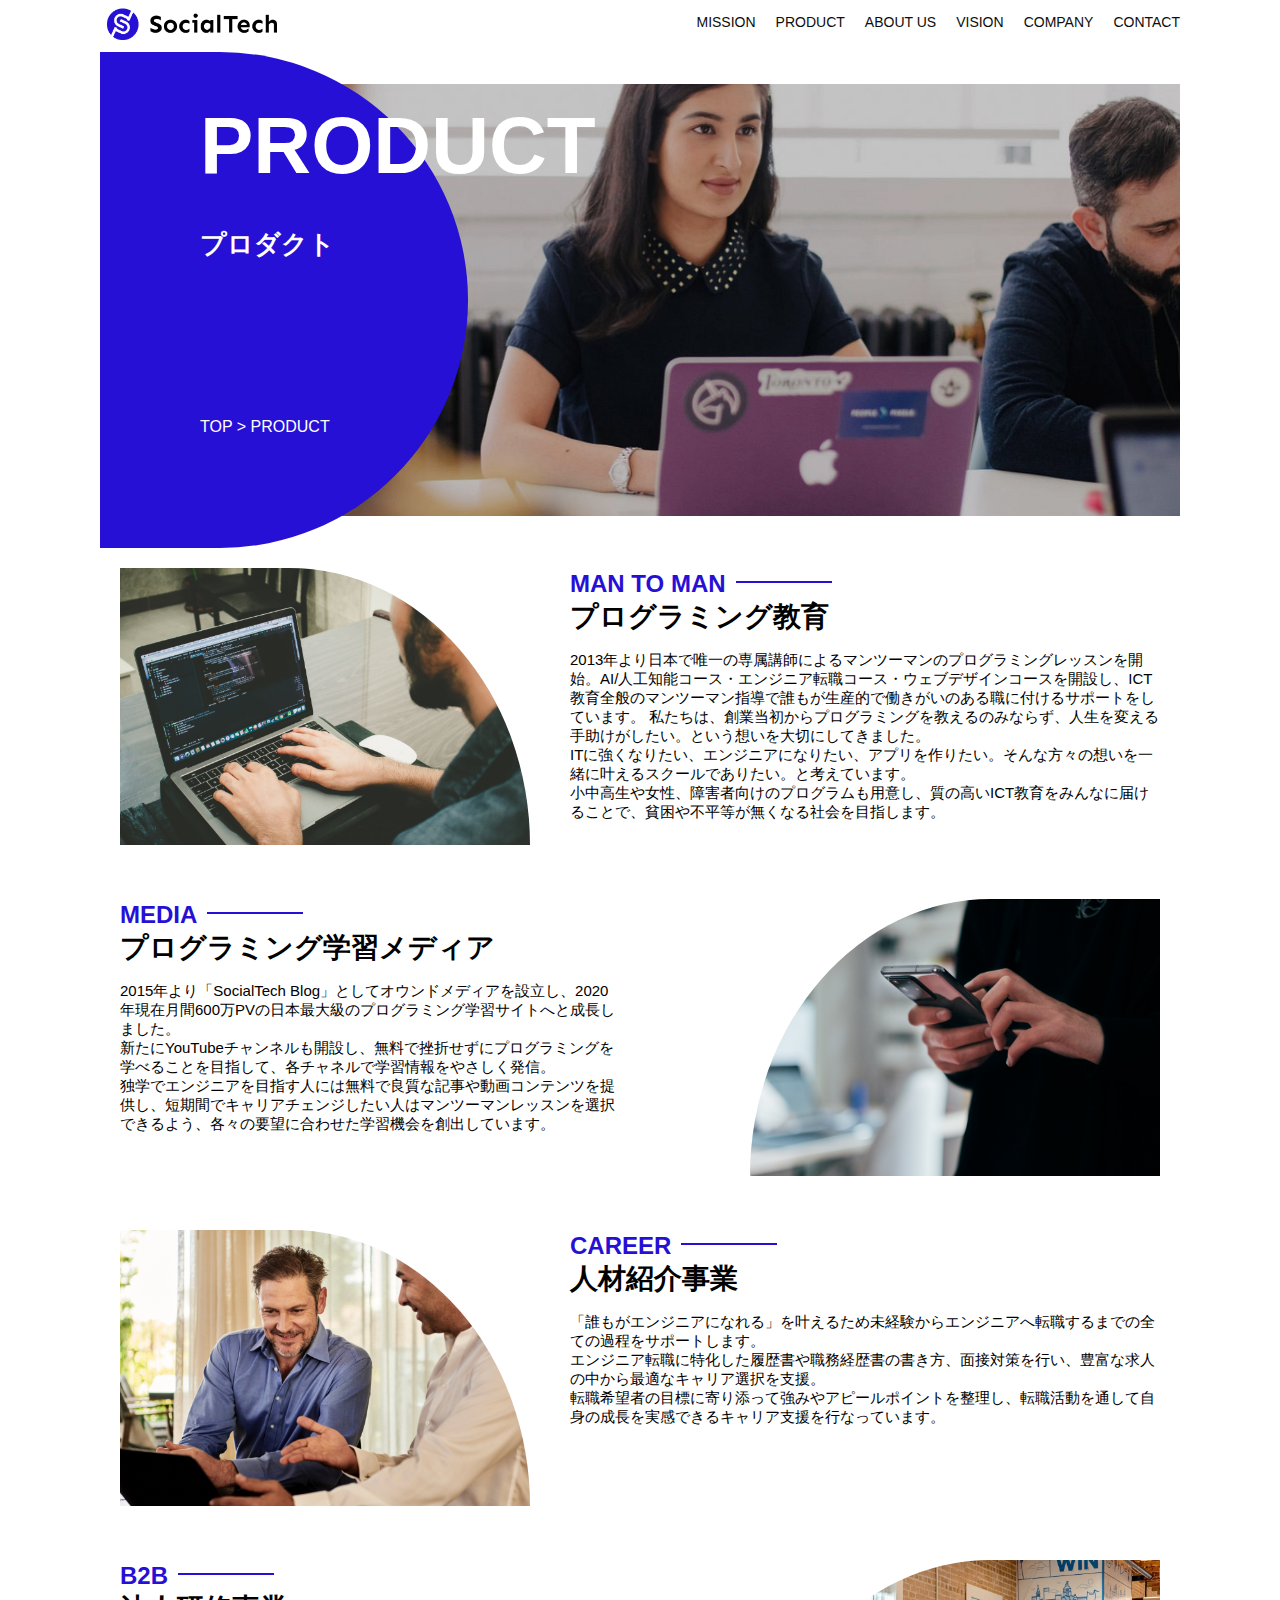
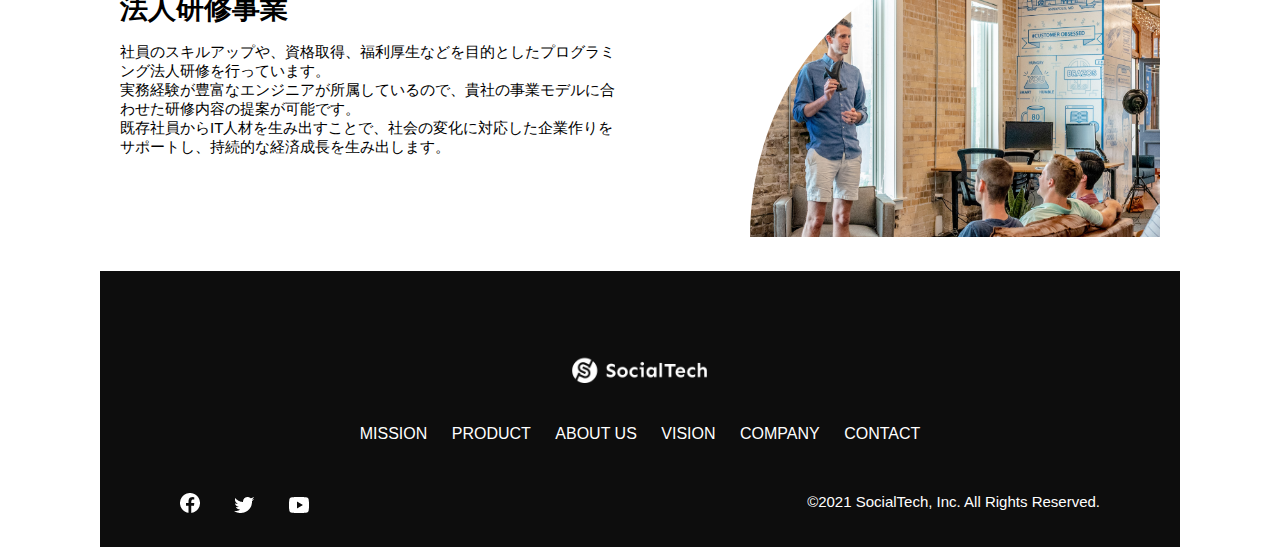
<file: kadai_tutorial_output/product.html>
<!DOCTYPE html>
  <html>
    <head>
      <title>SocialTech -PRODUCT プロダクト-</title>
      <meta charset="utf-8">
      <meta name="description" content="SocialTechの4つのプロダクトを紹介します">
      <meta name="viewport" content="width=device-width, initial-scale=1.0">
      <link rel="stylesheet" href="style.css">
    </head>
  
    <body>
      <!-- ヘッダー -->
      <header>
        <!-- ロゴ -->
        <a href="index.html" id="logo">
          <img src="images/logo.png" alt="トップページに戻る">
        </a>
  
        <!-- PC用ナビゲーション -->
        <nav id="nav-pc">
          <ul>
            <li><a href="mission.html">MISSION</a></li>
            <li><a href="product.html">PRODUCT</a></li>
            <li><a href="index.html#aboutus">ABOUT US</a></li>
            <li><a href="index.html#vision">VISION</a></li>
            <li><a href="index.html#company">COMPANY</a></li>
            <li><a href="index.html#contact">CONTACT</a></li>
          </ul>
        </nav>
  
        <!-- スマホ用メニューボタン -->
        <button id="menu-sp" onclick="document.getElementById('nav-sp').style.display = 'block'">
          <img src="images/button-menu.png" alt="ナビゲーションを開く">
        </button>
  
        <!-- スマホ用ナビゲーション -->
        <div id="nav-sp">
          <button id="close" onclick="document.getElementById('nav-sp').style.display = 'none'">
            <img src="images/button-close.png" alt="ナビゲーションを閉じる">
          </button>
  
          <nav>
            <ul>
              <li>
                <a id="logo-sp" href="index.html" onclick="document.getElementById('nav-sp').style.display = 'none'"><img src="images/logo-sp.png" alt="トップページに戻る"></a>
              </li>
              <li><a class="menu" href="mission.html" onclick="document.getElementById('nav-sp').style.display = 'none'">MISSION</a></li>
              <li><a class="menu" href="product.html" onclick="document.getElementById('nav-sp').style.display = 'none'">PRODUCT</a></li>
              <li><a class="menu" href="index.html#aboutus" onclick="document.getElementById('nav-sp').style.display = 'none'">ABOUT US</a></li>
              <li><a class="menu" href="index.html#vision" onclick="document.getElementById('nav-sp').style.display = 'none'">VISION</a></li>
              <li><a class="menu" href="index.html#company" onclick="document.getElementById('nav-sp').style.display = 'none'">COMPANY</a></li>
              <li><a class="menu" href="index.html#contact" onclick="document.getElementById('nav-sp').style.display = 'none'">CONTACT</a></li>
            </ul>
          </nav>
          <div id="sns">
            <a href="https://www.facebook.com/sejuku2013">
              <img src="images/button-facebook.png" alt="Facebookのリンク">
            </a>
            <a href="https://twitter.com/samuraijuku">
              <img src="images/button-twitter.png" alt="Twitterのリンク">
            </a>
            <a href="https://www.youtube.com/channel/UCCFOQO5aDK0xXam4cUQXT8g">
              <img src="images/button-youtube.png" alt="YouTubeのリンク">
            </a>
          </div>
        </div>
      </header>
  
      <main>
        <article>
            <section id="product-main">
                <div class="product-main-inner">
                  <div id="product-title">
                    <h1>PRODUCT<br><span>プロダクト</span></h1>
                    <p>TOP > PRODUCT</p>
                  </div>
                </div>
              </section>

              <section class="product-section product-section-left">
                <div class="product-section-img">
                  <img src="images/product/product-mantoman.png" alt="PCでコードを書く男性">
                </div>
                <div class="product-read">
                  <h2 class="product-h2">MAN TO MAN</h2>
                  <h3 class="product-h3">プログラミング教育</h3>
                  <p>
                    2013年より日本で唯一の専属講師によるマンツーマンのプログラミングレッスンを開始。AI/人工知能コース・エンジニア転職コース・ウェブデザインコースを開設し、ICT教育全般のマンツーマン指導で誰もが生産的で働きがいのある職に付けるサポートをしています。 私たちは、創業当初からプログラミングを教えるのみならず、人生を変える手助けがしたい。という想いを大切にしてきました。<br>ITに強くなりたい、エンジニアになりたい、アプリを作りたい。そんな方々の想いを一緒に叶えるスクールでありたい。と考えています。<br>小中高生や女性、障害者向けのプログラムも用意し、質の高いICT教育をみんなに届けることで、貧困や不平等が無くなる社会を目指します。
                  </p>
                </div>
              </section>
      
              <section class="product-section product-section-right">
                <div class="product-read">
                  <h2 class="product-h2">MEDIA</h2>
                  <h3 class="product-h3">プログラミング学習メディア</h3>
                  <p>2015年より「SocialTech Blog」としてオウンドメディアを設立し、2020年現在月間600万PVの日本最大級のプログラミング学習サイトへと成長しました。<br>新たにYouTubeチャンネルも開設し、無料で挫折せずにプログラミングを学べることを目指して、各チャネルで学習情報をやさしく発信。<br>独学でエンジニアを目指す人には無料で良質な記事や動画コンテンツを提供し、短期間でキャリアチェンジしたい人はマンツーマンレッスンを選択できるよう、各々の要望に合わせた学習機会を創出しています。</p>
                </div>
                <div class="product-section-img">
                  <img src="images/product/product-media.png" alt="スマートフォンを操作する人">
                </div>
              </section>
      
              <section class="product-section product-section-left">
                <div class="product-section-img">
                  <img src="images/product/product-career.png" alt="笑顔で話し合う2人の男性">
                </div>
                <div class="product-read">
                  <h2 class="product-h2">CAREER</h2>
                  <h3 class="product-h3">人材紹介事業</h3>
                  <p>「誰もがエンジニアになれる」を叶えるため未経験からエンジニアへ転職するまでの全ての過程をサポートします。<br>エンジニア転職に特化した履歴書や職務経歴書の書き方、面接対策を行い、豊富な求人の中から最適なキャリア選択を支援。<br>転職希望者の目標に寄り添って強みやアピールポイントを整理し、転職活動を通して自身の成長を実感できるキャリア支援を行なっています。<br></p>
                </div>
              </section>
      
              <section class="product-section product-section-right">
                <div class="product-read">
                  <h2 class="product-h2">B2B</h2>
                  <h3 class="product-h3">法人研修事業</h3>
                  <p>社員のスキルアップや、資格取得、福利厚生などを目的としたプログラミング法人研修を行っています。<br>実務経験が豊富なエンジニアが所属しているので、貴社の事業モデルに合わせた研修内容の提案が可能です。<br>既存社員からIT人材を生み出すことで、社会の変化に対応した企業作りをサポートし、持続的な経済成長を生み出します。</p>
                </div>
                <div class="product-section-img">
                  <img src="images/product/product-b2b.png" alt="講演中の男性とそれを聴く人々">
                </div>
              </section>
        </article>
      </main>
  
      <footer>
        <div id="footer-logo">
          <img src="images/logo-sp.png" alt="SocialTech">
        </div>
        <div id="footer-link">
          <a href="mission.html">MISSION</a>
          <a href="product.html">PRODUCT</a>
          <a href="index.html#aboutus">ABOUT US</a>
          <a href="index.html#vision">VISION</a>
          <a href="index.html#company">COMPANY</a>
          <a href="index.html#contact">CONTACT</a>
        </div>
        <div id="sns-footer">
          <div class="sns-btns">
            <a href="https://www.facebook.com/sejuku2013"><img src="images/button-facebook.png" alt="Facebookのリンク"></a>
            <a href="https://twitter.com/samuraijuku"><img src="images/button-twitter.png" alt="Twitterのリンク"></a>
            <a href="https://www.youtube.com/channel/UCCFOQO5aDK0xXam4cUQXT8g"><img src="images/button-youtube.png" alt="YouTubeのリンク"></a>
          </div>
          <p id="copyright">&copy;2021 SocialTech, Inc. All Rights Reserved.</p>
        </div>
      </footer>
      
    </body>
  </html>
</file>
<file: html-css-kadai_013/style.css>
/* PC、スマホ共通スタイル */
body {
  font-family: "Source Sans Pro", "Hiragino Kaku Gothic ProN", Meiryo, Arial,
    sans-serif;
}
p {
  font-size: 15px;
}

#main-visual>img {
  width: 100%;
}

/*================
PC用のスタイル 
=================*/
@media screen and (min-width: 768px) {
  /* 横幅設定 */
  body {
    max-width: 1080px;
    min-width: 960px;
    margin: 0 auto 0 auto;
  }

  /* ヘッダー */
  header {
    display: flex;
    justify-content: space-between;
  }

  /* ナビゲーションのレイアウト */
  #nav-pc {
    font-size: 14px;
    padding-top: 15px;
  }

  /* ナビゲーションのリンクの装飾設定 */
  #nav-pc > a {
    text-decoration: none;
    margin-left: 20px;
  }

  #nav-pc > a:link {
    color: #0d0d0d;
  }

  #nav-pc > a:visited {
    color: #0d0d0d;
  }

  #nav-pc > a:hover {
    color: #0d0d0d;
    text-decoration: underline;
  }

  #nav-pc > a:active {
    color: #0d0d0d;
  }

  #menu-sp {
    display: none;
  }

  #nav-sp {
    display: none;
  }
}

 /*====================
   スマートフォン用のスタイル
  =====================*/
  @media screen and (max-width: 767px) {
    /* PC用ナビゲーション非表示 */
    #nav-pc {
      display: none;
    }
    body {
      min-width: 375px;
      margin: 0;
    }
  /* ハンバーガーメニュー */
    #menu-sp {
      float: right;
      padding: 0;
} 
/* スマホ用ナビゲーションの表示切替*/
    /* 初期状態、レイアウトと非表示設定 */
    #nav-sp {
      background-color: #ce933e;
      position: absolute;
      left: 0;
      top: 0;
      height: 100%;
      display: none; 
      width: 100%;
      z-index: 100;
    
    }
     /* ×ボタン */
     #close {
      position: absolute;
      top: 20px;
      right: 20px;
      background-color: transparent;
      border: none;
    }
  
    #nav-sp ul {
      padding-left: 0;
    }
  
    #nav-sp li {
      list-style: none;
    }
  
    /* ナビゲーションメニュー用ロゴ */
    #logo-sp {
      margin: 80px 0 30px 20px;
    } 
     /* ナビゲーションのリンクの装飾設定 */
   #nav-sp a {
      display: block;
      color: #ffffff;
  }
  #nav-sp a:link {
    color: #ffffff;
  }
  #nav-sp a:visited {
    color: #ffffff;
  }
  #nav-sp a:hover {
      color: #ffffff;
      text-decoration: underline;
   }
  #nav-sp a:active {
    color: #ffffff;
  }
 
   #nav-sp .menu {
     text-decoration: none;
     display: block;
     margin: 0 20px 0 20px;
     height: 44px;
     font-size: 16px;
     background-image: url("images/arrow.png");
     background-repeat: no-repeat;
     background-position: right top;
    }
  }
</file>
<file: kadai_tutorial_output/style.css>
/* PC,スマホ共通スタイル */
* {
    box-sizing: border-box;
}

p {
    font-size: 15px;
}

body {
    max-width: 1080px;
    margin:0 auto 0 auto;
    font-family: "Source Sans Pro", "Hiragino Kaku Gothic ProN",Meiryo, Arial, sans-serif;
}
header {
    display: flex;
    justify-content: space-between;
}
/* ナビゲーションのレイアウト */
#nav-pc {
    font-size: 14px;
}
#nav-pc ul {
    display: flex;
    padding-left: 0;
   
}
#nav-pc li {
    list-style: none;
}
/* ナビゲーションリンクの装飾設定 */
#nav-pc a {
    text-decoration: none;
    margin-left: 20px;
    color: #0d0d0d;
}
#nav-pc a:hover {
    text-decoration: underline;
}
/* メインビジュアル */
#main-visual {
    position: relative;
    height: 400px;
}
#main-message {
    position: absolute;
    top: 0;
    left: 0;
    background-color: #2710d5;
    color: #ffffff;
    border-radius: 0 0 476px 0;
    max-width: 620px;
    width: 100%;
    height: 100%;
    z-index: 11;
}
#main-message > h1 {
    font-size: 60px;
    margin: 100px 0 0 50px;
}
#main-message > p {
    font-size: 28px;
    margin: 0 0 0 50px;
}
#main-visual > img {
    max-width: 620px;
    border-radius: 476px 0 0 0;
    position: absolute;
    top: 0;
    right: 0;
    z-index: 10;
}
/* 見出し */
h2 {
    margin: 40px 0 0 0;
}
h2::after {
    content: url(images/line.png);
    margin-left: 10px;
}
h3 {
    font-size: 27px;
}
/* ミッション */
#mission {
    margin: 80px auto 80px auto;
}
#mission-flex {
    display: flex;
}
#mission-flex > div {
    width: 50%;
    margin: 20px;
}
#mission-photo {
    width: 100%;
}
#s2dgs {
    margin-top: 50px;
    width: 100%;
}
/* プロダクト */
#product {
    background-color: #fafafa;
    margin: 80px 0 80px 0;
    padding: 10px 40px opx 40px;
}
/* 外枠 */
#product .product-flex {
    margin-top: 40px;
    display: flex;
}
/* 左のカラム */
#product-left {
    width: 50%;
    margin-right: 20px;
}
/* 右のカラム */
#product-right {
    width: 50%;
    margin-right: 20px;
    margin-top: 80px;
}
/* 画像、説明の枠 */
#product-left > div {
    position: relative;
    height: 480px;
    margin-right: 20px;
}
#product-right > div {
    position: relative;
    height: 480px;
    margin-right: 20px;
}
/* 画像 */
.product-photo {
    width: 100%;
}
/* 説明文の枠 */
.product-explain {
    background-color: #ffffff;
    position: absolute;
    left: 0;
    bottom: 50px;
    margin: 0 40px 0 40px;
    padding: 20px;
    box-shadow: 5px 5px 10px rgba(0, 0, 0, 0.05);
}
/* 説明文の英語 */
.product-explain > span {
    color: #2710d5;
    font-weight: bold;
    font-size: 16px;
    margin: 0;
}
/* 説明文の見出し */
.product-explain > h3 {
    margin: 5px 0 5px 0;
}
/* 説明文 */
.product-explain > p {
    font-size: 14px;
    margin: 0;
}
/* もっとみるボタン */
#product-more {
    text-align: center;
}
#product-more a {
    position: relative;
    bottom: -42px;
}
/* ABOUT US */
#aboutus {
    margin: 80px auto 80px auto;
}
/* 3つの組織文化と画像を入れる枠 */
#aboutus > div {
    display: flex;
}
/* 画像 */
.culture-img {
    width: 50%;
    align-self: flex-start;
}
.culture-img2 {
    margin-top: 50px;
    width: 100%;
}
/* 3つの組織文化の表 */
.culture-table {
    margin-right: 50px;
}
/* 番号 */
.culture-num {
    font-size: 80px;
    color: #2710d5;
    padding: 0 20px 0 0;
}
/* 見出し */
.culture-table th {
    text-align: left;
    font-size: 28px;
    font-weight: bold;
}
/* 組織文化英語 */
.culture-en {
    color: #2710d5;
    font-size: 24px;
}
/* 説明文 */
.culture-description {
    margin: 0;
}
/* ビジョン */
#vision {
    margin: 80px auto 80px auto;
}
 /*セクション内の外枠 */
#vision > div {
    display: flex;
    justify-content: space-between;
    flex-wrap: wrap;
}
/* 7つの行動指針の枠 */
.vision-box {
    width: 300px;
    height: 300px;
    margin-bottom: 30px;
    position: relative;
}
.vision-box > img {
    width: 100%;
    position: relative;
    z-index: 30;
}
.vision-box > div {
    position: absolute;
    top: 0;
    left: 0;
    z-index: 31;
    margin-right: 20px;
}
.vision-box > div > h4 {
    color: #2710d5;
    font-size: 19px;
    margin: 80px 0 0 0;
}
.vision-box > div > h4::first-letter {
    font-size: 40px;
}
.vision-box > div > h5 {
    font-size: 20px;
    margin: 0 0 0 0;
}
.vision-box > div > p {
    margin: 0 0 0 0;
}
/* 会社概要 */
#company {
    margin: 80px auto 80px auto;
}
#company-table {
    width: 100%;
}
  
.tableheader {
    text-align: left;
    padding: 20px;
    border-bottom-color: #2710d5;
    border-bottom-width: 1px;
    border-bottom-style: solid;
    width: 100px;
}
  
.tableheader-first {
    border-top-color: #2710d5;
    border-top-width: 1px;
    border-top-style: solid;
}
  
.cell {
    padding: 30px;
    border-bottom-color: #ececec;
    border-bottom-width: 1px;
    border-bottom-style: solid;
}
  
.cell-first {
    border-top-color: #ececec;
    border-top-width: 1px;
    border-top-style: solid;
}
#company > iframe {
    width: 100%;
    height: 368px;
    margin-top: 40px;
}
/* お問い合わせ */
#contact {
    margin: 80px auto 80px auto;
}
/* 外枠 */
#contact > form > div {
    display: flex;
    flex-direction: row;
    flex-wrap: wrap;
    padding-bottom: 30px;
}
/* 左列の見出し */
.contact-heading {
    width: 240px;
    align-self: center;
}
/* 見出しのラベル */
.contact-label {
    font-weight: bold;
}
/* 必須 */
.contact-span {
    color: #ce2222;
    margin-left: 20px;
    font-weight: bold;
}
/* テキストボックス */
.contact-textbox {
    border-top: 0px;
    border-left: 0px;
    border-right: 0px;
    border-bottom-width: 1px;
    border-bottom-color: #707070;
    border-style: solid;
    background-color: #fafafa;
    width: 400px;
    height: 56px;
}
/* お問い合わせ内容のテキストエリア */
.contact-textarea {
    border-top: 0px;
    border-left: 0px;
    border-right: 0px;
    border-bottom-width: 1px;
    border-bottom-color: #707070;
    background-color: #fafafa;
    width: 400px;
    height: 200px;
}
/* 個人情報の取り扱い */
#contact dt {
    font-weight: bold;
}
#contact dd {
    margin: 0 0 16px 0;
}
#contact dd p {
    margin: 0;
}
#contact dd ul {
    padding-left: 0;
}
#contact dd li {
    margin-bottom: 0;
    list-style: none;
}
/* フッター */
footer {
    background-color: #0d0d0d;
    text-align: center;
    padding: 80px 80px 30px 80px;
}
#footer-logo {
    margin-bottom: 30px;
}
#footer-link {
    margin-bottom: 50px;
}
#footer-link > a {
    text-decoration: none;
    margin: 10px;
    color: #ffffff;
}
#footer-link >a:hover {
    text-decoration: underline;
}
#sns-footer {
    display: flex;
    justify-content: space-between;
    text-align: left;
}
#sns-footer a {
    margin-right: 30px;
}
#copyright {
    color: #ffffff;
    margin: 0;
}

/* mission.html用スタイル */
  /* ミッションのメインビジュアル */
.mission-main-inner {
    background-image: url("images/mission/mission-main.png");
    background-repeat: no-repeat;
    background-position-y: center;
}
  
#mission-title {
    background-color: #2710d5;
    width: 368px;
    color: #ffffff;
    height: 496px;
    border-radius: 0 248px 248px 0;
    position: relative;
}
  
#mission-title h1 {
    position: absolute;
    top: 0;
    left: 100px;
    font-size: 80px;
    line-height: 1;
}
  
#mission-title h1 span {
    font-size: 26px;
}
#mission-title > p {
    position: absolute;
    top: 350px;
    left: 100px;
    font-size: 16px;
}

  /* ミッションページ　S2DGSの設定 */
#mission-s2dgs {
    padding: 20px;
}
  
.mission-h2 {
    color: #2710d5;
    font-size: 40px;
}
  
.mission-h2::after {
    content: none;
}

  /* ミッションページ　5つのゴールの設定 */
#mission-five-goals {
    padding: 20px;
    display: flex;
}
  
#mission-five-goals .five-goals-image {
    width: 30%;
    padding: 20px;
}
  
#mission-five-goals .five-goals-image img {
    width: 100%;
}
  
#mission-five-goals .five-goals-read {
    width: 70%;
    padding: 20px;
}
  
#mission-five-goals .five-goals-read > div {
    margin-bottom: 40px;
}
  
.fivegoals-image-right {
    float: right;
    margin: 20px;
}
  
.fivegoals-image-left {
    float: left;
    margin: 20px;
}
  
.fivegoals-number {
    color: #2710d5;
    font-size: 48px;
    font-weight: bold;
    margin: 0;
}
  
.fivegoals-h3 {
    font-size: 28px;
    margin: 0;
}
  
.fivegoals-p {
    margin: 0;
}

/* プロダクトページ */
.product-main-inner {
  background-image: url("images/product/product-main.png");
  background-repeat: no-repeat;
  background-position-y: center;
}

#product-title {
  background-color: #2710d5;
  width: 368px;
  color: #ffffff;
  height: 496px;
  border-radius: 0 248px 248px 0;
  position: relative;
}

#product-title h1 {
  position: absolute;
  top: 0;
  left: 100px;
  font-size: 80px;
  line-height: 1;
}

#product-title h1 span {
  font-size: 26px;
}

#product-title > p {
  position: absolute;
  top: 350px;
  left: 100px;
  font-size: 16px;
}

 /* セクション */
 .product-section {
  display: flex;
  padding: 20px 20px 0;
}

.product-section .product-section-img {
  width: 450px;
}

/* 左が画像のセクション*/
.product-section-left .product-section-img img {
  width: 100%;
  padding: 0 40px 30px 0;
  border-radius: 0 432px 0 0;
}

.product-section-left .product-read {
  width: 50%;
  flex-grow: 1;
}

.product-section-left .product-read p {
  margin-bottom: 0;
}

/* 右が画像のセクション*/
.product-section-right {
  justify-content: space-between;
}

.product-section-right .product-section-img img {
  width: 100%;
  padding: 0 0 30px 40px;
  border-radius: 432px 0 0 0;
}

.product-section-right .product-read {
  width: 500px;
}

.product-h2 {
  color: #2710d5;
  font-size: 24px;
  margin: 0;
}

.product-h3 {
  font-size: 28px;
  margin: 0;
}

#nav-sp {
  display: none;
}
#menu-sp {
  display: none;
}


/* =======================
スマホ用のスタイル
========================== */
/* 画面幅が767px以下のとき */
@media screen and (max-width: 767px) {
    /* スマートフォン用のスタイルを設定する */
    /* PC用ナビゲーション非表示 */
    #nav-pc {
        display: none;
    }    

/* ハンバーガーメニュー */
  #menu-sp {
    display: block;
    background-color: transparent;
    float: right;
    padding: 0;
    border: none;
  }
/* スマホ用ナビゲーションの表示切替 */
/* 初期状態、レイアウトと非表示設定 */
#nav-sp {
    background-color: #2710d5;
    position: fixed;
    left: 0;
    top: 0;
    width: 100%;
    height: 100%;
    display: none;
    z-index: 100;
}
/* ×ボタン */
#close {
    position: absolute;
    top: 20px;
    right: 20px;
    background-color: transparent;
    border: none;
}
#nav-sp nav ul {
    padding-left: 0;
}
#nav-sp nav li {
    list-style: none;
}
/* ナビゲーションメニュー用ロゴ */
#logo-sp {
    margin: 80px 0 30px 20px;
}
#nav-sp nav a {
    display: block;
    color: #ffffff;
}
#nav-sp nav a:hover {
    text-decoration: underline;
}

#nav-sp .menu {
    text-decoration: none;
    margin: 0 20px 0 20px;
    height: 44px;
    font-size: 16px;
    background-image: url(images/arrow.png);
    background-repeat: no-repeat;
    background-position: right top;
}
#sns {
    position: absolute;
    bottom: 20px;
    left: 20px;
}
#sns > a {
    margin-right: 30px;
}
/* メインビジュアル */
#main-visual {
    position: relative;
    height: 470px;
  }

  #main-visual > div {
    text-align: center;
    height: 280px;
  }

  #main-visual h1 {
    font-size: 28px;
    margin: 90px 0 0 0;
  }

  #main-visual > div > p {
    margin: 0;
    font-size: 15px;
  }

  #main-visual > img {
    width: 100%;
    border-radius: 476px 0 0 0;
    top: auto;
    bottom: 0;
  }
  /* 見出し */
  h2 {
    margin: 15px 0 15px 0;
  }
  h3 {
    font-size: 24px;
    margin: 10px 0 0 0;
  }
  /* ミッション */
  #mission {
    margin: 20px 0 20px 0;
    padding: 0 20px 0 20px;
  }
  #mission-flex {
    flex-direction: column;
  }
  #mission-flex > div {
    width: 100%;
    margin: 0;
  }
  /* プロダクト */
  #product {
    margin: 0;
    padding: 10px 20px 0 20px;
  }
  /* 外枠 */
  #product .product-flex {
    flex-direction: column;
    margin-top: 0;
  }
  /* 左右のカラム　スマホでは縦並び */
  #product-left,
  #product-right {
    width: 100%;
    margin: 0;
  }
  /* 画像＋説明の枠 */
  #product-left > div,
  #product-right > div {
    height: auto;
    margin: 0;
  }
  /* 説明文の枠 */
  .product-explain {
    position: relative;
    margin: 0;
  }
  .product-explain > h3 {
    margin: 10px 0 10px 0;
    font-size: 24px;
  }
  /* もっとみるボタン */
  #product-more {
    text-align: left;
  }
  /* ABOUT US */
  #aboutus {
    margin: 80px 20px 80px 20px;
  }
  #aboutus > div {
    flex-direction: column;
  }
  .culture-table th {
    font-size: 16px;
  }
  .culture-table {
    margin-right: 0;
    padding-right: 20px;
    order: 2;
  }
  .culture-img {
    width: 100%;
    order: 1;
  }
  .culture-img2 {
    margin-top: 0;
  }
  .culture-num {
    padding: 0;
  }
  .culture-description {
    margin: 0;
  }
  /* ビジョン */
  #vision {
    margin: 80px 20px 80px 20px;
  }
  .vision-box > img {
    position: absolute;
    top: 0;
    left: 0;
  }
  .vision-box > div > h4 {
    margin: 60px 0 0 0;
  }
  /* 会社概要 */
  #company {
    margin: 0 20px 0 20px;
  }
  #company > h3 {
    margin-bottom: 20px;
  }
  .tableheader {
    width: 50px;
  }
  .cell {
    padding: 20px;
  }
  #company > iframe {
    height: 240px;
  }
  /* お問い合わせ */
  #contact {
    margin: 80px 20px 80px 20px;
  }
  #contact > h3 {
    margin-bottom: 20px;
  }
  #contact > form >div {
    flex-direction: column;
    margin-bottom: 20px;
  }
  .contact-heading {
    align-self: auto;
    margin-bottom: 20px;
  }
  .contact-textbox {
    min-width: 300px;
    width: 100%;
  }
  .contact-textarea {
    height: 150px;
    width: 100%;
  }
  .radiobotton {
    margin-bottom: 20px;
  }
  /* フッター */
  footer {
    padding: 30px 20px 50px 20px;
    text-align: left;
  }
  #footer-link > a {
    margin: 0 20px 30px 0;
    display: block;
    background-image: url("images/arrow.png");
    background-repeat: no-repeat;
    background-position: right top;
  }
  #footer-link > a:hover {
    text-decoration: underline;
  }
  #sns-footer {
    flex-direction: column;
    justify-content: flex-start;
  }
  #copyright {
    font-size: 12px;
    margin-top: 30px;
  }
    
  
    /* mission.html用スタイル */
    /* ミッションのメインビジュアル */
    #mission-main {
      height: 256px;
      margin-top: 4%;
      position: relative;
    }
  
    .mission-main-inner {
      height: 80%;
      background-size: cover;
    }
  
    #mission-title {
      width: 136px;
      height: 256px;
      position: absolute;
      top: -10%;
    }
  
    #mission-title h1 {
      left: 20px;
      font-size: 40px;
    }
  
    #mission-title h1 span {
      font-size: 18px;
    }
  
    #mission-title > p {
      top: 180px;
      left: 20px;
      font-size: 13px;
    }

     /* ミッションページ　S2DGSの設定 */
     .mission-h2 {
      font-size: 38px;
      margin: 0px;
    }
  
    .mission-h2::after {
      content: none;
    }
  
    #mission-s2dgs > img {
      width: 100%;
    }

     /* ミッションページ　5つのゴールの設定 */
     #mission-five-goals {
      flex-direction: column;
    }
  
    #mission-five-goals > div {
      padding: 0;
    }
  
    #mission-five-goals .five-goals-image,
    #mission-five-goals .five-goals-read {
      width: 100%;
      padding: 0;
    }
  
    #mission-five-goals .five-goals-read > div {
      display: flex;
      flex-direction: column;
    }
  
    .fivegoals-image-right,
    .fivegoals-image-left {
      align-self: center;
    }

    /* プロダクトページ */
    #product-main {
      height: 256px;
      margin-top: 4%;
      position: relative;
    }
  
    .product-main-inner {
      height: 80%;
      background-size: cover;
    }
  
    #product-title {
      width: 136px;
      height: 256px;
      position: absolute;
      top: -10%;
    }
    
    #product-title h1 {
      left: 20px;
      font-size: 40px;
    }
  
    #product-title h1 span {
      font-size: 18px;
    }
  
    #product-title > p {
      top: 180px;
      left: 20px;
      font-size: 13px;
    }
      /* セクション */
      .product-section {
        flex-direction: column;
      }
    
      .product-section .product-section-img {
        width: 100%;
      }
      
      .product-section .product-section-img img {
        width: 100%;
        padding: 0;
      }
    
      /* 左が画像のセクション*/
      .product-section-left .product-section-img img {
        border-radius: 0 300px 0 0;
      }
    
      .product-section-left .product-read {
        width: 100%;
        flex-grow: 1;
      }
    
      /* 右が画像のセクション*/
      .product-section-right .product-section-img img {
        order: 1;
        border-radius: 300px 0 0 0;
      }
    
      .product-section-right .product-read {
        order: 2;
        width: 100%;
      }
    
    }
</file>
